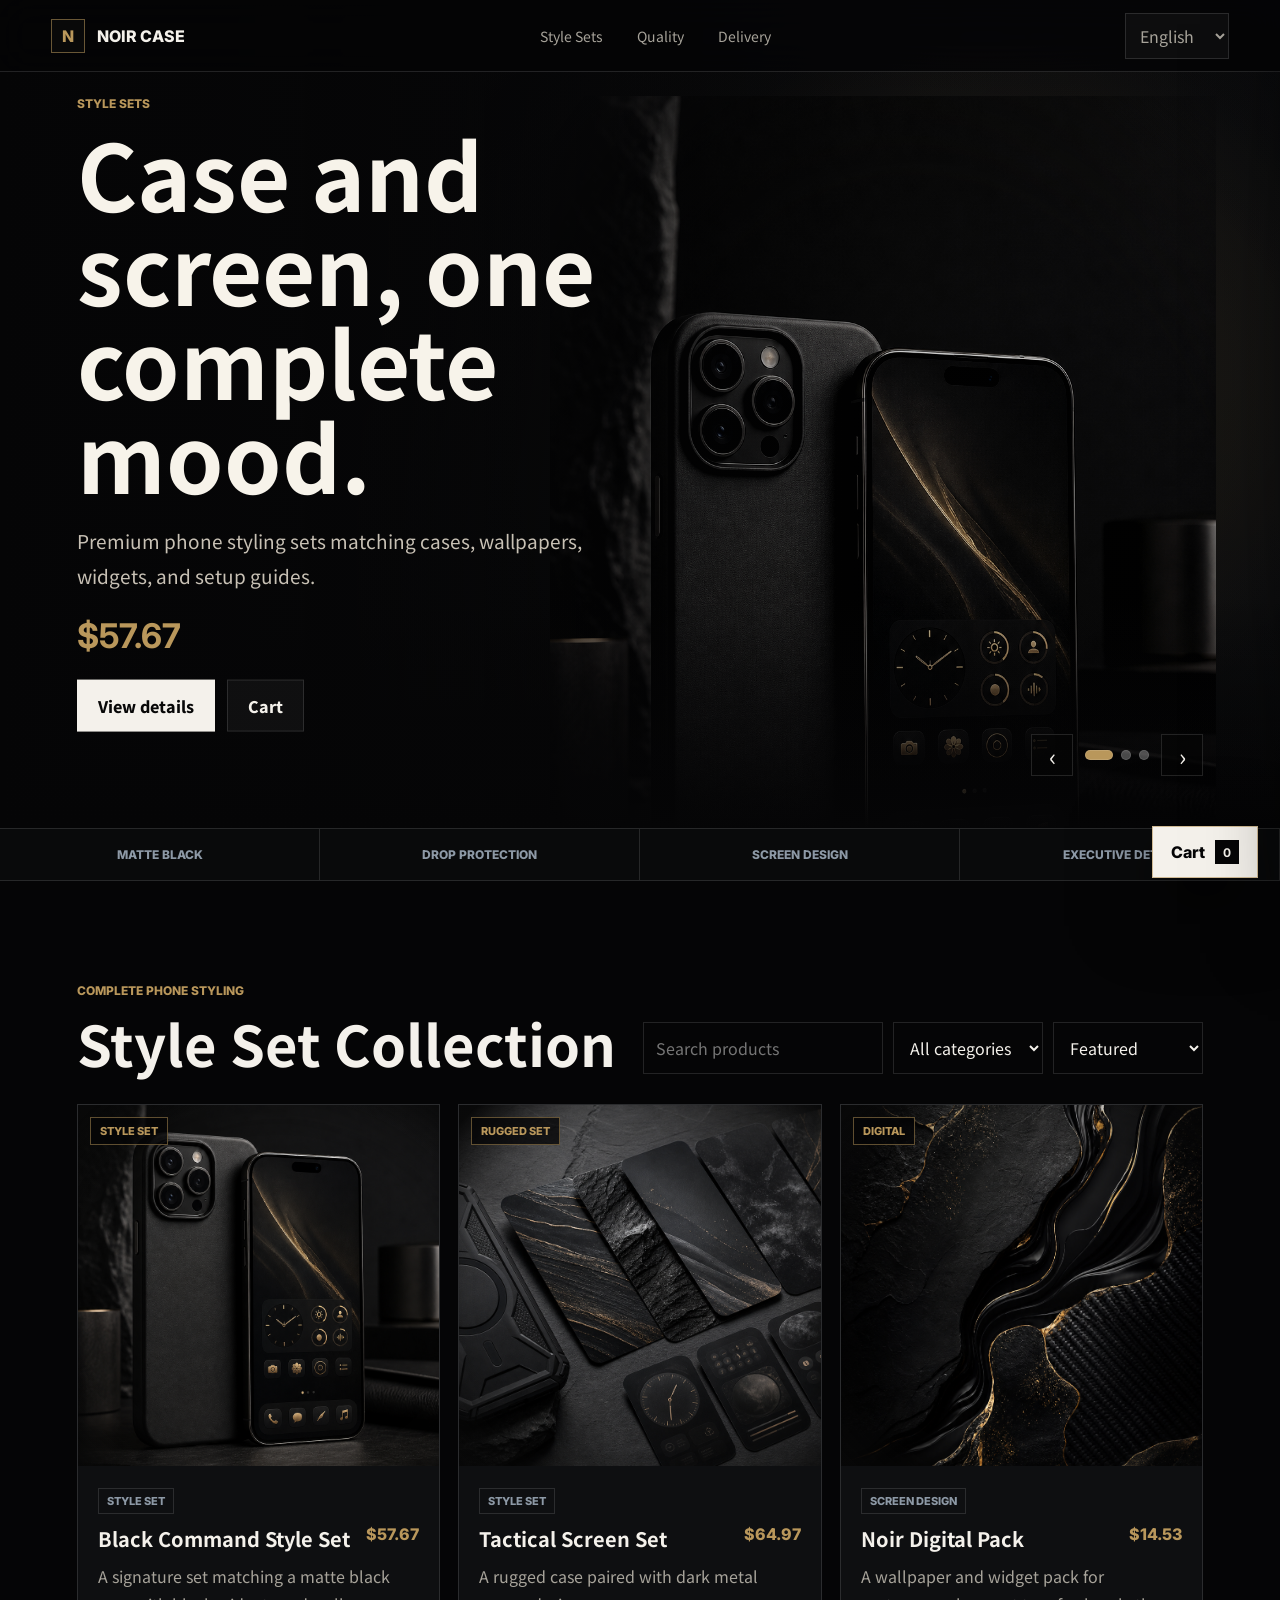
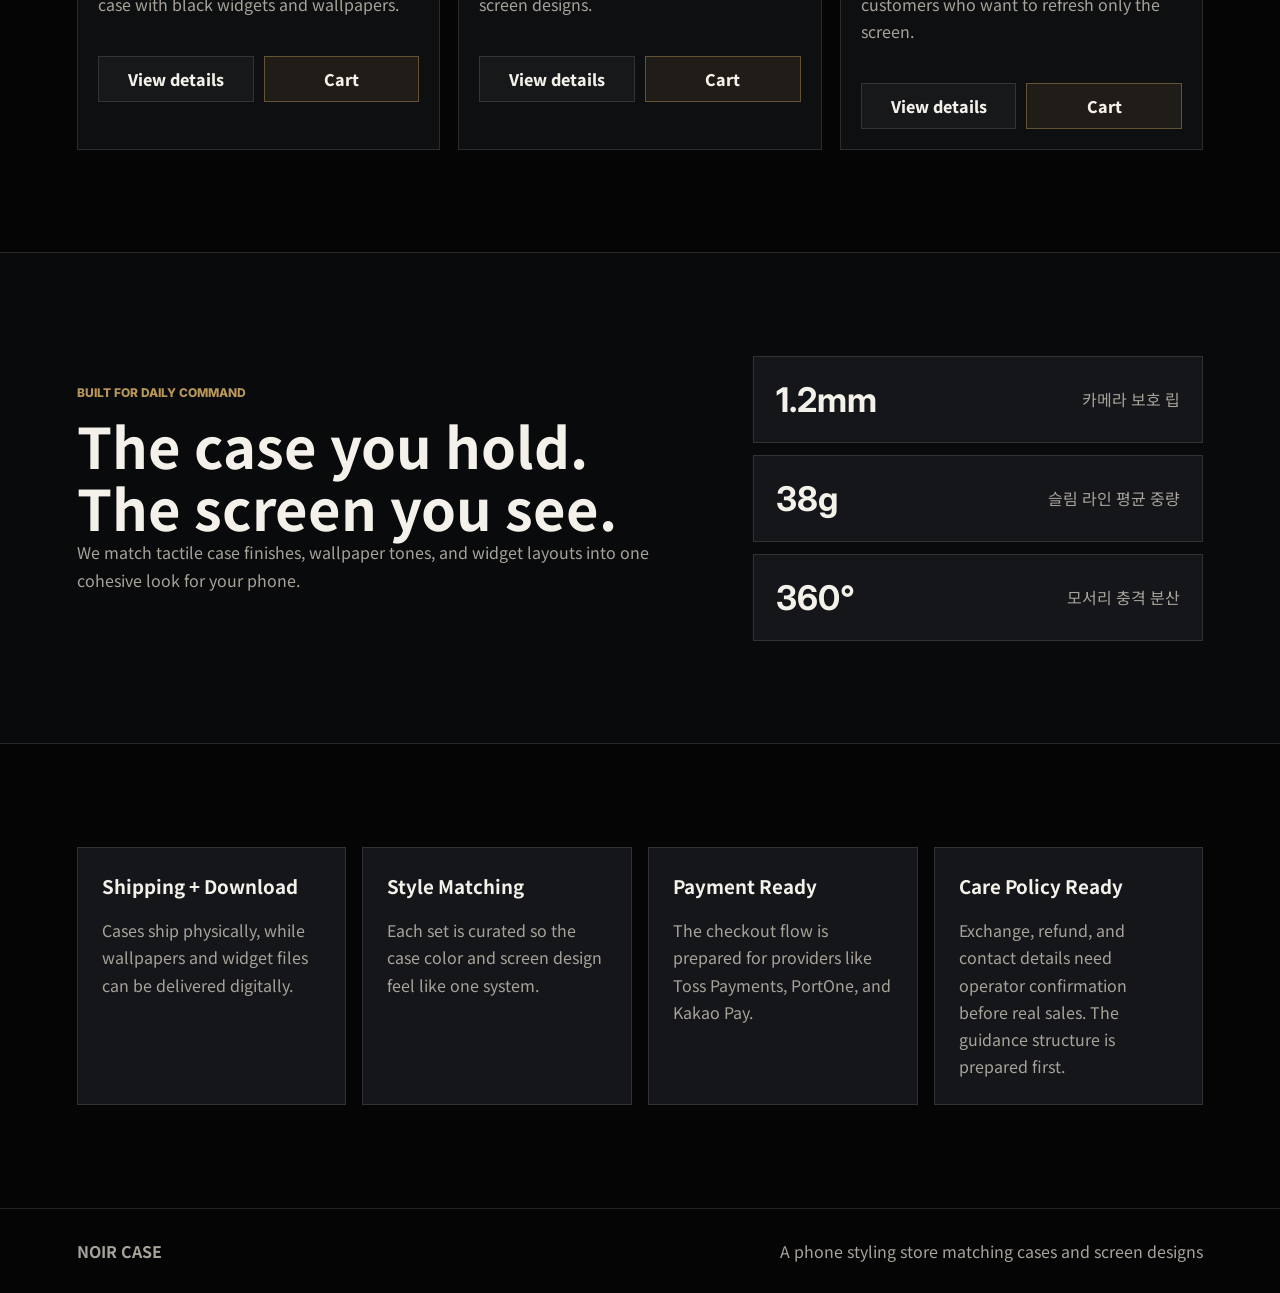
<file: index.html>
<!doctype html>
<html lang="ko">
  <head>
    <meta charset="UTF-8" />
    <meta name="viewport" content="width=device-width, initial-scale=1.0" />
    <title>NOIR CASE | 케이스와 화면 디자인 세트</title>
    <meta name="description" content="케이스, 배경화면, 위젯을 한 번에 맞추는 프리미엄 폰 스타일링 스토어 NOIR CASE." />
    <meta name="theme-color" content="#050506" />
    <meta property="og:title" content="NOIR CASE" />
    <meta property="og:description" content="케이스와 화면 디자인을 세트로 맞춰주는 프리미엄 폰 스타일링 브랜드" />
    <meta property="og:image" content="assets/hero-case.png" />
    <meta property="og:type" content="website" />
    <meta name="twitter:card" content="summary_large_image" />
    <meta name="twitter:title" content="NOIR CASE" />
    <meta name="twitter:description" content="케이스와 화면 디자인을 세트로 맞춰주는 프리미엄 폰 스타일링 브랜드" />
    <meta name="twitter:image" content="assets/hero-case.png" />
    <link rel="preconnect" href="https://fonts.googleapis.com" />
    <link rel="preconnect" href="https://fonts.gstatic.com" crossorigin />
    <link href="https://fonts.googleapis.com/css2?family=Noto+Sans+KR:wght@400;500;600;700;800&family=Inter:wght@500;600;700;800&display=swap" rel="stylesheet" />
    <link rel="stylesheet" href="styles.css?v=20260530-detailmobile" />
  </head>
  <body>
    <header class="site-header">
      <a class="brand" href="#top" aria-label="NOIR CASE 홈">
        <span class="brand-mark">N</span>
        <span>NOIR CASE</span>
      </a>
      <nav class="nav-links" aria-label="주요 메뉴">
        <a href="#products" data-i18n="navProducts">스타일 세트</a>
        <a href="#quality" data-i18n="navQuality">품질</a>
        <a href="#support" data-i18n="navSupport">배송</a>
      </nav>
    </header>

    <main id="top">
      <section class="hero" data-hero>
        <div class="hero-art blend-media" aria-hidden="true">
          <span class="blend-media-bg"></span>
          <img class="hero-bg" src="assets/hero-case.png" alt="프리미엄 케이스" data-hero-image fetchpriority="high" decoding="async" />
        </div>
        <div class="hero-shade"></div>
        <div class="hero-content">
          <p class="eyebrow" data-hero-category>Phone Styling Set</p>
          <h1 data-hero-title data-i18n="heroDefaultTitle">케이스와 화면을 하나의 무드로</h1>
          <p class="hero-copy" data-hero-copy data-i18n="heroDefaultCopy">
            케이스, 배경화면, 위젯까지 맞춰 폰 전체의 인상을 완성하는 프리미엄 스타일링 세트.
          </p>
          <strong class="hero-price" data-hero-price></strong>
          <div class="hero-actions">
            <a class="primary-btn" href="#products" data-hero-detail>컬렉션 보기</a>
            <button class="secondary-btn" type="button" data-hero-add data-i18n="cart">장바구니</button>
          </div>
        </div>
        <div class="hero-controls" aria-label="메인 상품 전환" data-i18n-aria-label="heroSliderLabel">
          <button type="button" data-hero-prev aria-label="이전 상품" data-i18n-aria-label="prevProduct">‹</button>
          <div class="hero-dots" data-hero-dots></div>
          <button type="button" data-hero-next aria-label="다음 상품" data-i18n-aria-label="nextProduct">›</button>
        </div>
      </section>

      <section class="ticker" aria-label="브랜드 가치">
        <span>MATTE BLACK</span>
        <span>DROP PROTECTION</span>
        <span>SCREEN DESIGN</span>
        <span>EXECUTIVE DETAIL</span>
      </section>

      <section class="products-section" id="products">
        <div class="section-heading">
          <div>
            <p class="eyebrow" data-i18n="completeStyling">Complete Phone Styling</p>
            <h2 data-i18n="collectionTitle">스타일 세트 컬렉션</h2>
          </div>
          <div class="shop-controls">
            <input type="search" placeholder="상품 검색" data-search data-i18n-placeholder="productSearch" />
            <select data-category>
              <option value="all" data-i18n="allCategories">전체 카테고리</option>
            </select>
            <select data-sort>
              <option value="featured" data-i18n="featured">추천순</option>
              <option value="price-low" data-i18n="priceLow">낮은 가격순</option>
              <option value="price-high" data-i18n="priceHigh">높은 가격순</option>
              <option value="newest" data-i18n="newest">신상품순</option>
            </select>
          </div>
        </div>
        <div class="product-grid" data-products></div>
      </section>

      <section class="quality-section" id="quality">
        <div class="quality-copy">
          <p class="eyebrow">Built For Daily Command</p>
          <h2 data-i18n="qualityTitle">손에 드는 케이스와 매일 보는 화면까지</h2>
          <p data-i18n="qualityCopy">
            케이스의 소재감과 배경화면의 색감, 위젯 구성까지 하나의 무드로 설계합니다.
            폰을 켤 때부터 손에 쥘 때까지 자연스럽게 이어지도록 구성했습니다.
          </p>
        </div>
        <div class="spec-list" aria-label="제품 특징">
          <div>
            <strong>1.2mm</strong>
            <span>카메라 보호 립</span>
          </div>
          <div>
            <strong>38g</strong>
            <span>슬림 라인 평균 중량</span>
          </div>
          <div>
            <strong>360°</strong>
            <span>모서리 충격 분산</span>
          </div>
        </div>
      </section>

      <section class="service-section" id="support">
        <article>
          <h3 data-i18n="deliveryDownload">배송 + 다운로드</h3>
          <p data-i18n="deliveryDownloadCopy">케이스는 배송으로, 배경화면과 위젯 파일은 디지털 다운로드로 제공할 수 있습니다.</p>
        </article>
        <article>
          <h3 data-i18n="styleMatching">스타일 매칭</h3>
          <p data-i18n="styleMatchingCopy">케이스 컬러와 화면 디자인이 따로 놀지 않도록 세트 단위로 구성합니다.</p>
        </article>
        <article>
          <h3 data-i18n="paymentReady">결제 연동 준비</h3>
          <p data-i18n="paymentReadyCopy">토스페이먼츠, 포트원, 카카오페이 같은 국내 PG를 붙일 수 있는 버튼 구조입니다.</p>
        </article>
        <article>
          <h3 data-i18n="careReady">운영 안내 준비</h3>
          <p data-i18n="careReadyCopy">교환, 환불, 문의 정보는 실제 판매 전 운영자 확인이 필요합니다. 현재는 안내 구조를 먼저 준비했습니다.</p>
        </article>
      </section>
    </main>

    <aside class="cart-drawer" data-cart-drawer aria-label="장바구니">
      <div class="drawer-head">
        <h2 data-i18n="orderSheet">주문서</h2>
        <button class="icon-btn" type="button" data-close-cart aria-label="장바구니 닫기" data-i18n-aria-label="cartClose">×</button>
      </div>
      <div class="cart-items" data-cart-items></div>
      <div class="cart-total">
        <span data-i18n="cartTotalLabel">결제 예정 금액</span>
        <strong data-cart-total>0원</strong>
      </div>
      <button class="checkout-btn" type="button" data-checkout data-i18n="checkout">결제하기</button>
      <p class="checkout-note" data-i18n="cartDemoNote">현재는 데모 결제입니다. 실제 판매 전 PG 가맹점 심사와 서버 검증을 연결하세요.</p>
    </aside>

    <button class="cart-fab" type="button" data-open-cart aria-label="장바구니 열기" data-i18n-aria-label="cartOpen">
      <span>Cart</span>
      <strong data-cart-count>0</strong>
    </button>

    <div class="toast" data-toast role="status" aria-live="polite"></div>

    <footer class="site-footer">
      <strong>NOIR CASE</strong>
      <span data-i18n="footer">케이스와 화면 디자인을 맞춰주는 폰 스타일링 스토어</span>
    </footer>

    <script src="config.js"></script>
    <script src="i18n.js?v=20260530-sitecache"></script>
    <script src="store.js"></script>
    <script src="app.js?v=20260530-cardcopy"></script>
  </body>
</html>
</file>
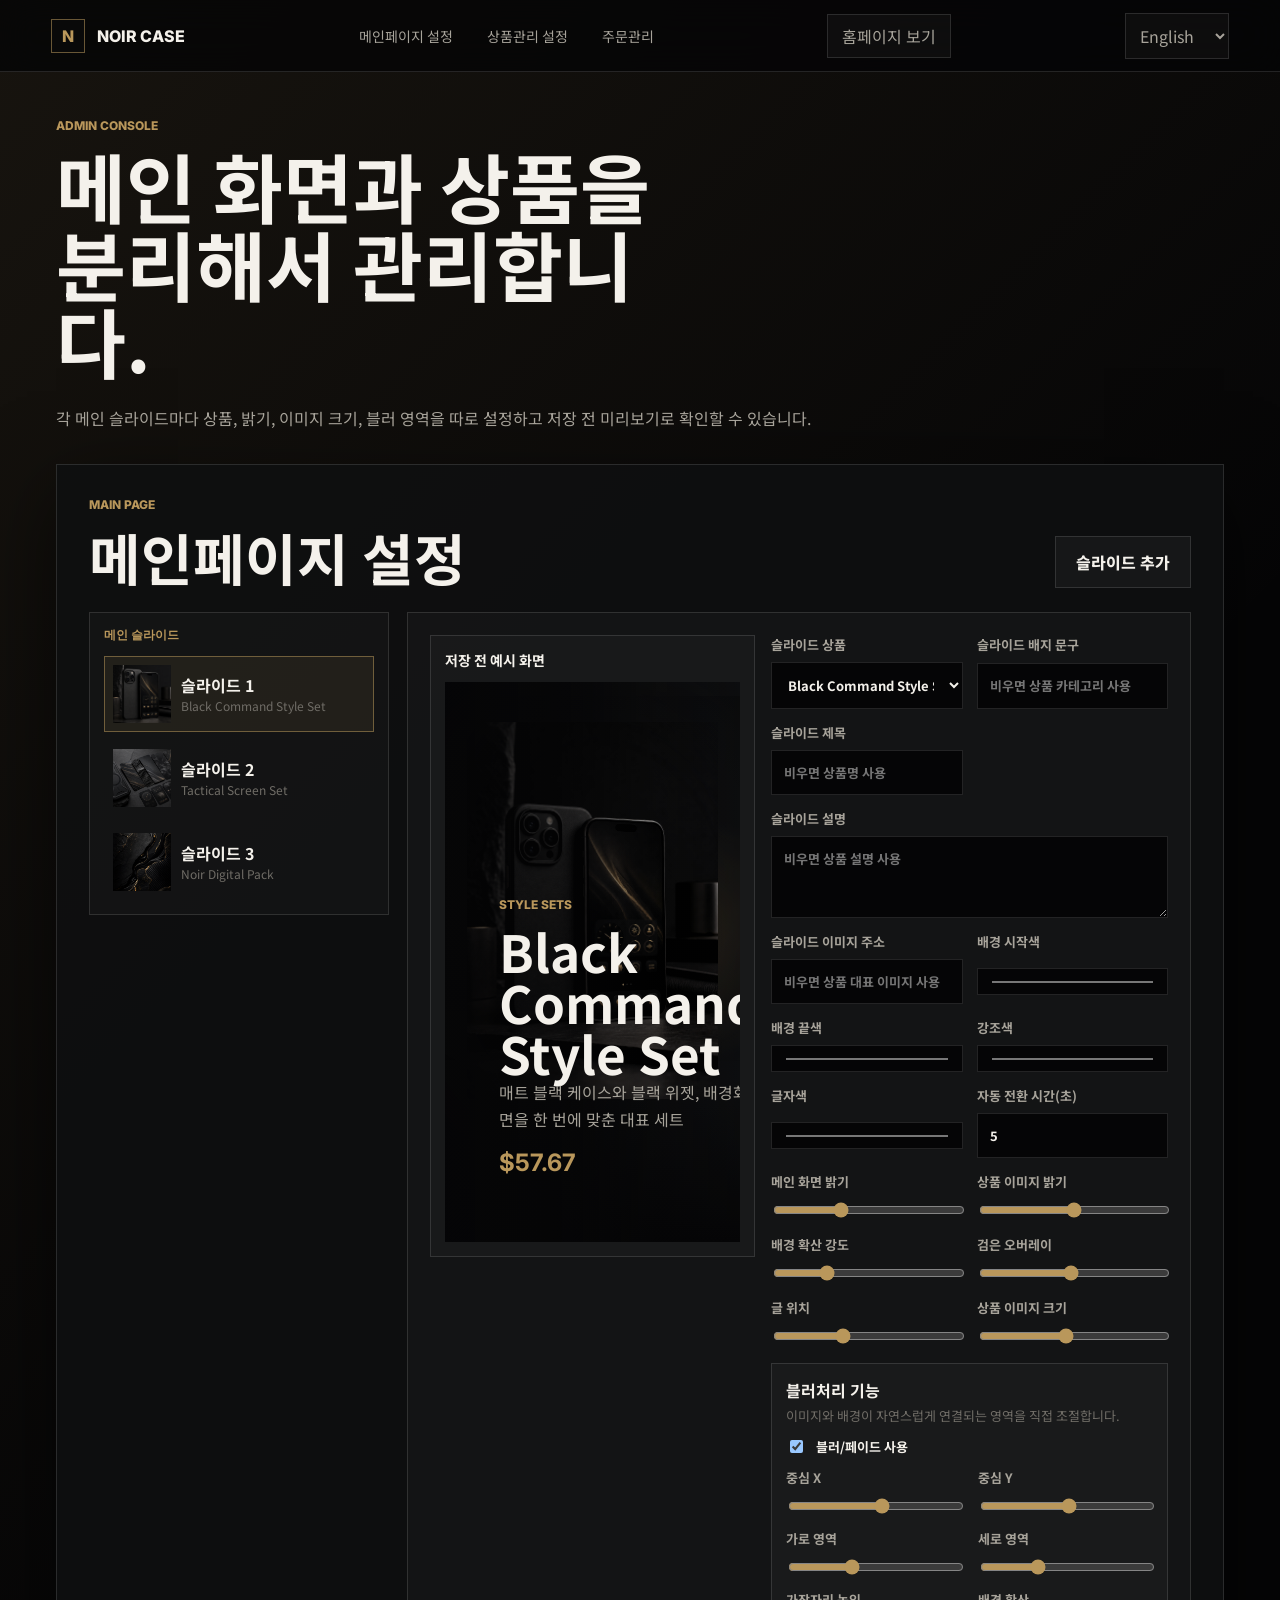
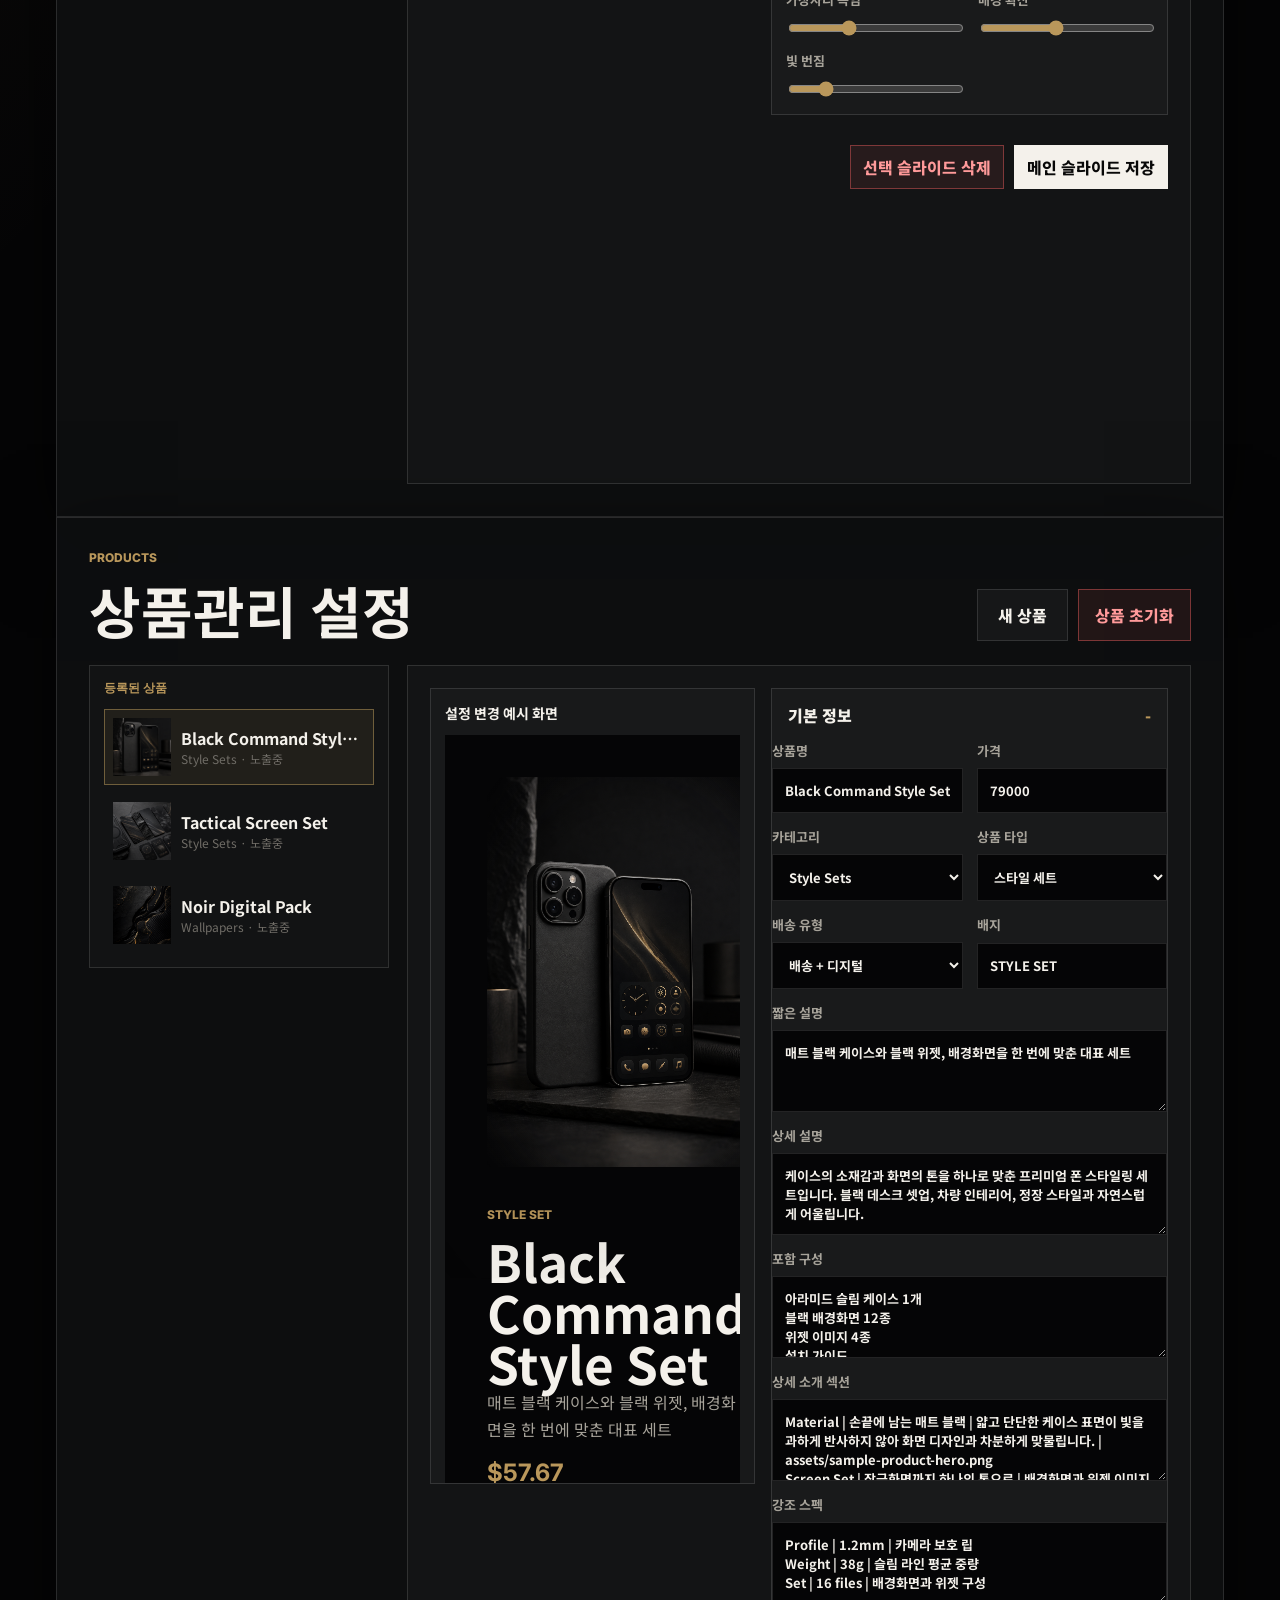
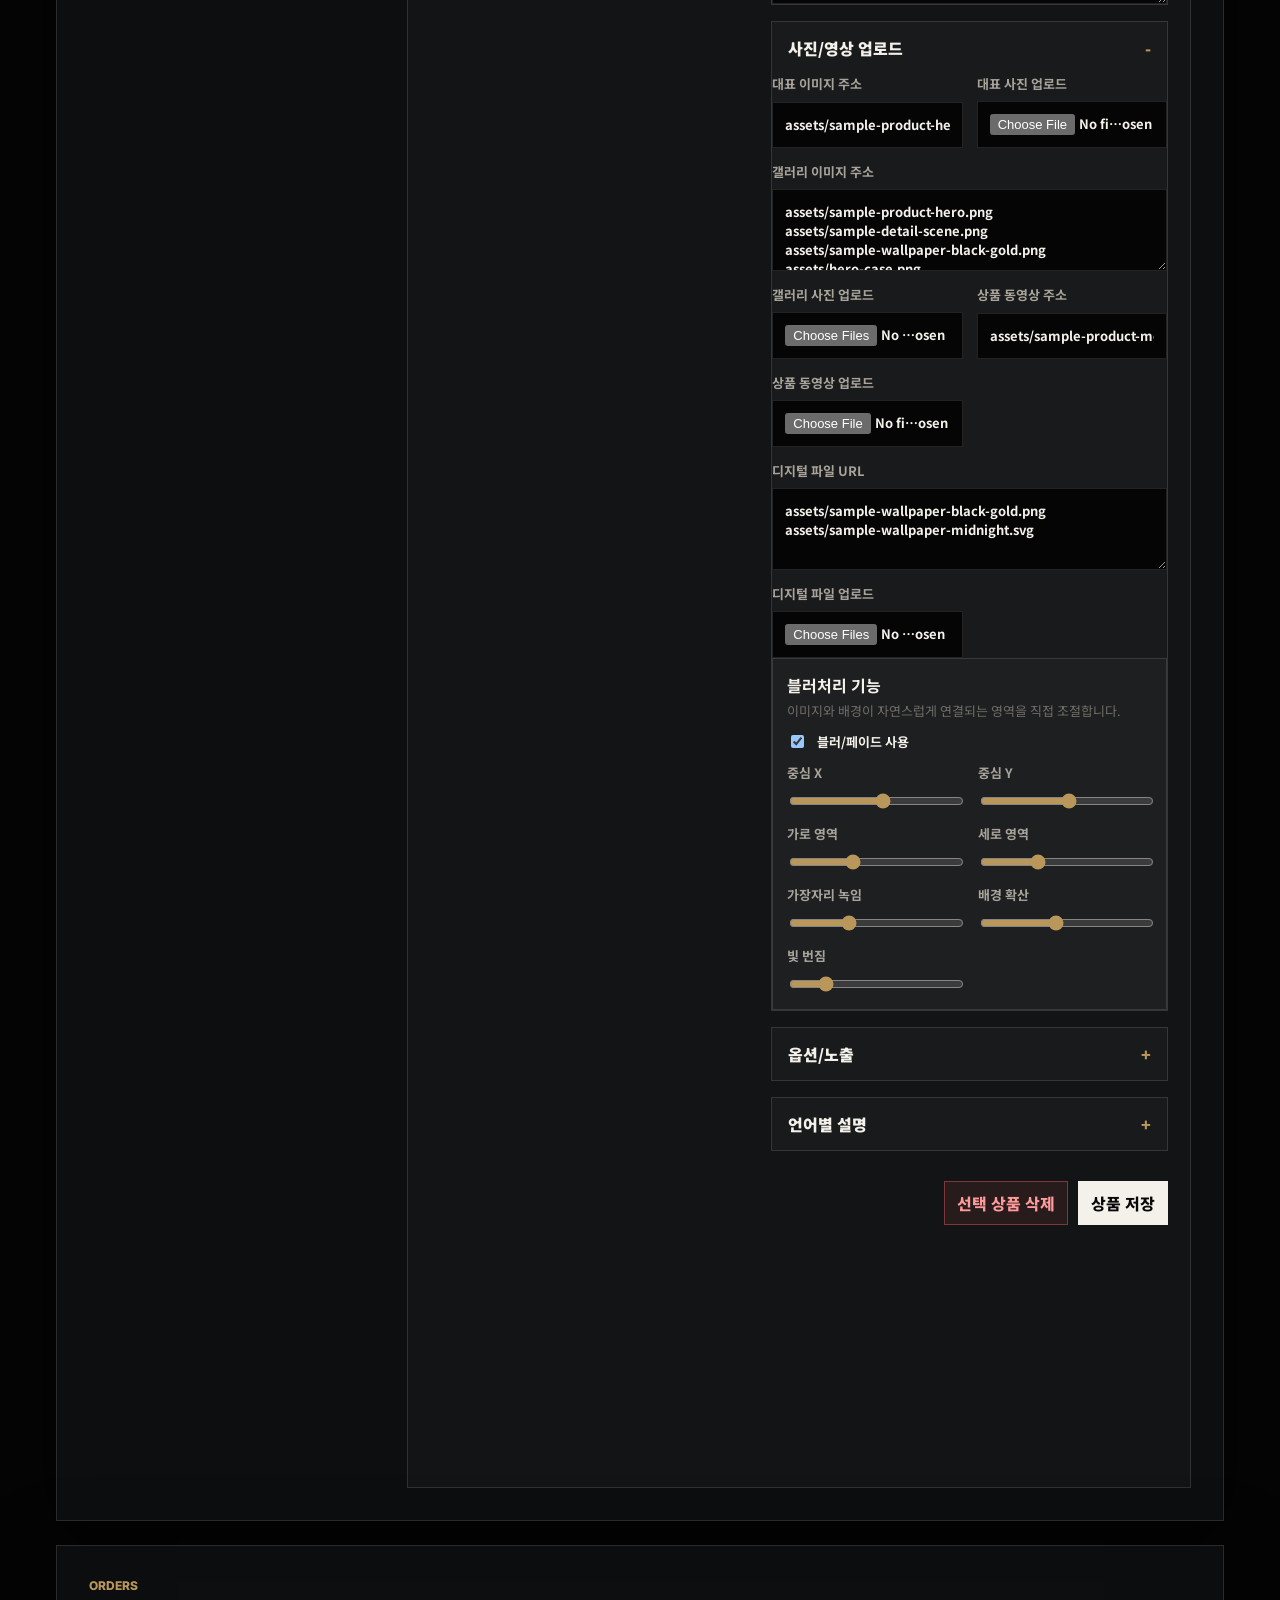
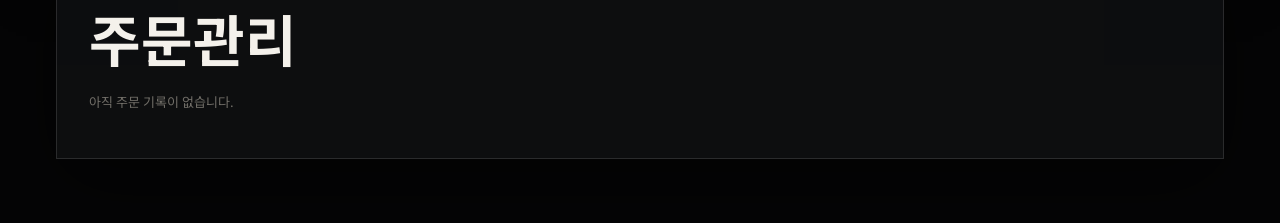
<file: admin.html>
<!doctype html>
<html lang="ko">
  <head>
    <meta charset="UTF-8" />
    <meta name="viewport" content="width=device-width, initial-scale=1.0" />
    <title>관리자 | NOIR CASE</title>
    <meta name="robots" content="noindex, nofollow" />
    <meta name="theme-color" content="#050506" />
    <link rel="preconnect" href="https://fonts.googleapis.com" />
    <link rel="preconnect" href="https://fonts.gstatic.com" crossorigin />
    <link href="https://fonts.googleapis.com/css2?family=Noto+Sans+KR:wght@400;500;600;700;800&family=Inter:wght@500;600;700;800&display=swap" rel="stylesheet" />
    <link rel="stylesheet" href="styles.css?v=20260530-detailmobile" />
  </head>
  <body class="admin-page">
    <header class="site-header">
      <a class="brand" href="index.html" aria-label="NOIR CASE 홈">
        <span class="brand-mark">N</span>
        <span>NOIR CASE</span>
      </a>
      <nav class="nav-links" aria-label="관리자 메뉴">
        <a href="#hero-admin">메인페이지 설정</a>
        <a href="#products-admin">상품관리 설정</a>
        <a href="#orders-admin">주문관리</a>
      </nav>
      <a class="admin-open" href="index.html">홈페이지 보기</a>
    </header>

    <main class="admin-shell admin-redesign">
      <section class="admin-hero">
        <p class="eyebrow">Admin Console</p>
        <h1>메인 화면과 상품을 분리해서 관리합니다.</h1>
        <p>각 메인 슬라이드마다 상품, 밝기, 이미지 크기, 블러 영역을 따로 설정하고 저장 전 미리보기로 확인할 수 있습니다.</p>
      </section>

      <section class="admin-workspace" id="hero-admin">
        <div class="admin-toolbar">
          <div>
            <p class="eyebrow">Main Page</p>
            <h2>메인페이지 설정</h2>
          </div>
          <button class="secondary-btn" type="button" data-add-hero-slide>슬라이드 추가</button>
        </div>
        <form class="admin-board" data-hero-form>
          <div class="admin-list-panel">
            <strong>메인 슬라이드</strong>
            <div class="admin-item-list" data-hero-slide-list></div>
          </div>
          <div class="admin-edit-panel" data-hero-editor></div>
        </form>
      </section>

      <section class="admin-workspace" id="products-admin">
        <div class="admin-toolbar">
          <div>
            <p class="eyebrow">Products</p>
            <h2>상품관리 설정</h2>
          </div>
          <div class="editor-actions">
            <button class="secondary-btn" type="button" data-add-product>새 상품</button>
            <button class="danger-btn" type="button" data-reset-products>상품 초기화</button>
          </div>
        </div>
        <form class="admin-board" data-admin-editor>
          <div class="admin-list-panel">
            <strong>등록된 상품</strong>
            <div class="admin-item-list product-strip" data-product-list></div>
          </div>
          <div class="admin-edit-panel" data-product-editor></div>
        </form>
      </section>

      <section class="admin-workspace order-workspace" id="orders-admin">
        <div class="admin-toolbar">
          <div>
            <p class="eyebrow">Orders</p>
            <h2>주문관리</h2>
          </div>
        </div>
        <div class="order-list" data-order-list></div>
      </section>
    </main>

    <div class="toast" data-toast role="status" aria-live="polite"></div>

    <script src="config.js"></script>
    <script src="i18n.js?v=20260530-sitecache"></script>
    <script src="store.js"></script>
    <script src="admin.js?v=20260530-orderfulfillment"></script>
  </body>
</html>
</file>
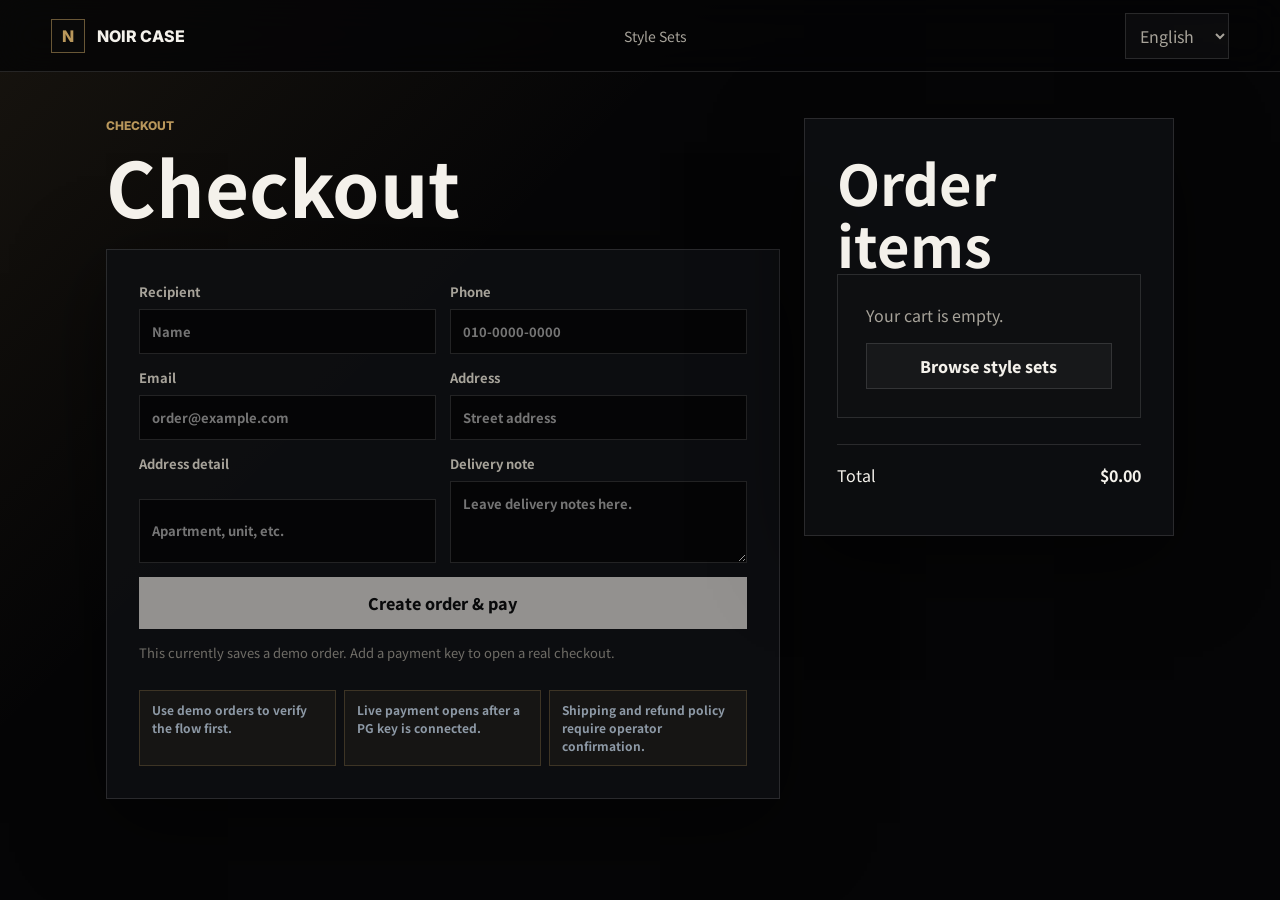
<file: checkout.html>
<!doctype html>
<html lang="ko">
  <head>
    <meta charset="UTF-8" />
    <meta name="viewport" content="width=device-width, initial-scale=1.0" />
    <title>주문서 | NOIR CASE</title>
    <meta name="description" content="NOIR CASE 주문서에서 배송 정보와 결제를 진행하세요." />
    <meta name="theme-color" content="#050506" />
    <meta name="robots" content="noindex, nofollow" />
    <link rel="preconnect" href="https://fonts.googleapis.com" />
    <link rel="preconnect" href="https://fonts.gstatic.com" crossorigin />
    <link href="https://fonts.googleapis.com/css2?family=Noto+Sans+KR:wght@400;500;600;700;800&family=Inter:wght@500;600;700;800&display=swap" rel="stylesheet" />
    <link rel="stylesheet" href="styles.css?v=20260530-detailmobile" />
  </head>
  <body class="checkout-page">
    <header class="site-header">
      <a class="brand" href="index.html" aria-label="NOIR CASE 홈">
        <span class="brand-mark">N</span>
        <span>NOIR CASE</span>
      </a>
      <nav class="nav-links" aria-label="주요 메뉴">
        <a href="index.html#products" data-i18n="navProducts">스타일 세트</a>
      </nav>
    </header>

    <main class="checkout-shell">
      <section>
        <p class="eyebrow">Checkout</p>
        <h1 data-i18n="checkoutTitle">주문서 작성</h1>
        <form class="checkout-form" data-checkout-form>
          <label><span data-i18n="name">받는 분</span>
            <input name="name" required autocomplete="name" placeholder="이름" data-i18n-placeholder="namePlaceholder" />
          </label>
          <label><span data-i18n="phone">연락처</span>
            <input name="phone" required autocomplete="tel" inputmode="tel" placeholder="010-0000-0000" />
          </label>
          <label><span data-i18n="email">이메일</span>
            <input name="email" type="email" autocomplete="email" placeholder="order@example.com" />
          </label>
          <div class="shipping-fields" data-shipping-fields>
            <label><span data-i18n="address">주소</span>
              <input name="address" required autocomplete="street-address" placeholder="도로명 주소" data-i18n-placeholder="addressPlaceholder" />
            </label>
            <label><span data-i18n="addressDetail">상세 주소</span>
              <input name="addressDetail" autocomplete="address-line2" placeholder="동, 호수 등" data-i18n-placeholder="addressDetailPlaceholder" />
            </label>
            <label><span data-i18n="memo">배송 요청사항</span>
              <textarea name="memo" placeholder="부재 시 문 앞에 놓아주세요." data-i18n-placeholder="memoPlaceholder"></textarea>
            </label>
          </div>
          <button class="primary-btn full" type="submit" data-i18n="createOrder">주문 생성 및 결제</button>
          <p class="form-help" data-i18n="checkoutHelp">현재는 데모 주문으로 저장됩니다. PG 키를 연결하면 실제 결제창으로 전환할 수 있습니다.</p>
          <div class="checkout-assurance" aria-label="Checkout readiness">
            <span data-i18n="checkoutDemoNote">데모 주문으로 흐름을 먼저 확인합니다.</span>
            <span data-i18n="checkoutPaymentNote">실결제는 PG 키 연결 후 전환됩니다.</span>
            <span data-i18n="checkoutOperatorNote">배송/환불 정책은 운영자 확인이 필요합니다.</span>
          </div>
        </form>
      </section>

      <aside class="checkout-summary">
        <h2 data-i18n="orderProducts">주문 상품</h2>
        <div class="cart-items" data-checkout-items></div>
        <div class="cart-total">
          <span data-i18n="total">총 결제 금액</span>
          <strong data-checkout-total>0원</strong>
        </div>
      </aside>
    </main>

    <div class="toast" data-toast role="status" aria-live="polite"></div>

    <script src="config.js"></script>
    <script src="i18n.js?v=20260530-sitecache"></script>
    <script src="store.js"></script>
    <script src="checkout.js?v=20260530-checkoutcopy"></script>
  </body>
</html>
</file>
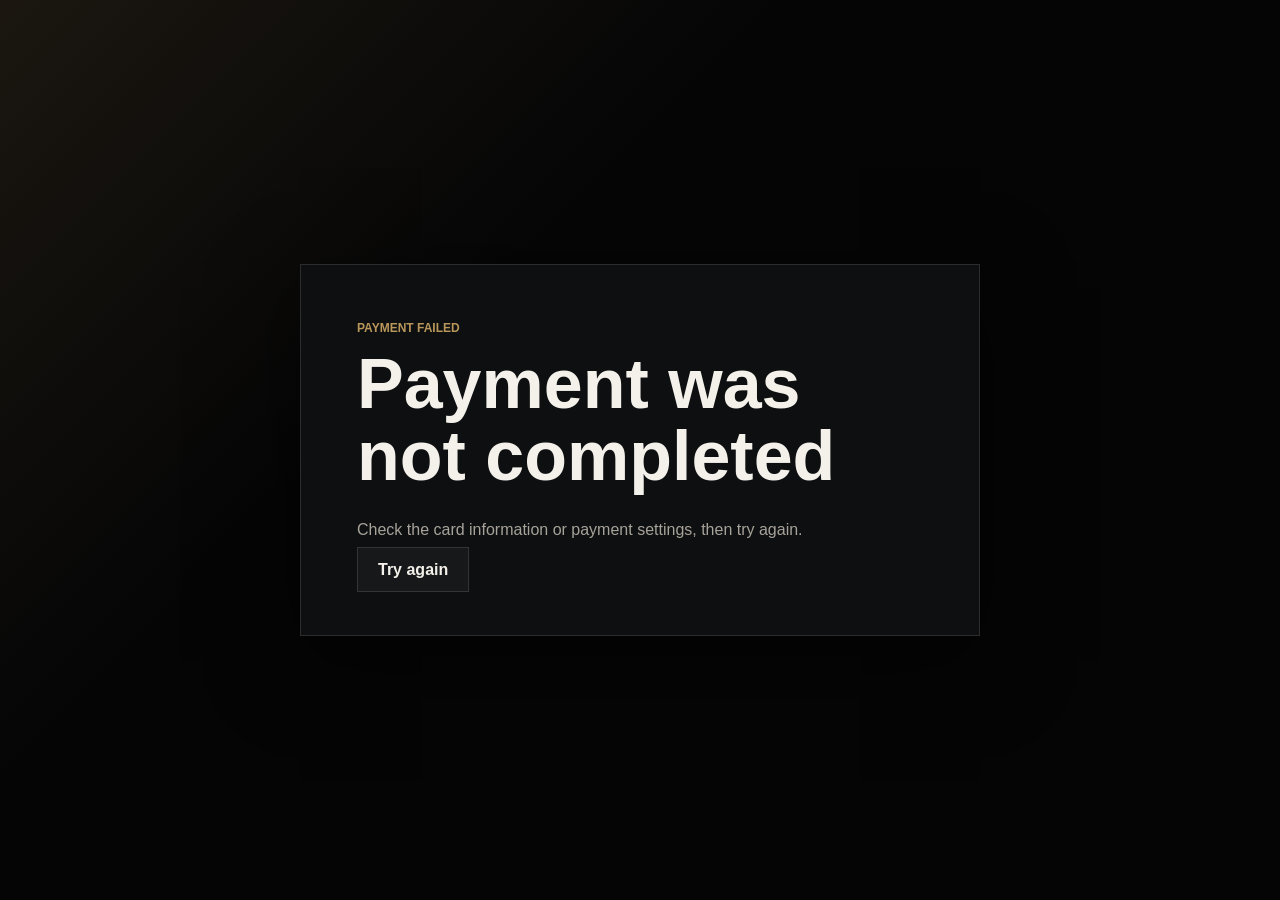
<file: fail.html>
<!doctype html>
<html lang="ko">
  <head>
    <meta charset="UTF-8" />
    <meta name="viewport" content="width=device-width, initial-scale=1.0" />
    <title>결제 실패 | NOIR CASE</title>
    <meta name="description" content="NOIR CASE 결제를 완료하지 못했습니다." />
    <meta name="robots" content="noindex, nofollow" />
    <meta name="theme-color" content="#050506" />
    <link rel="stylesheet" href="styles.css?v=20260530-detailmobile" />
  </head>
  <body class="result-page">
    <main class="result-box">
      <p class="eyebrow" data-i18n="paymentFailEyebrow">Payment Failed</p>
      <h1 data-i18n="paymentFailTitle">결제를 완료하지 못했습니다</h1>
      <p data-i18n="paymentFailCopy">카드 정보 또는 결제 설정을 확인한 뒤 다시 시도해 주세요.</p>
      <a class="secondary-btn" href="index.html" data-i18n="retryOrder">다시 주문하기</a>
    </main>
    <script src="i18n.js?v=20260530-sitecache"></script>
  </body>
</html>
</file>
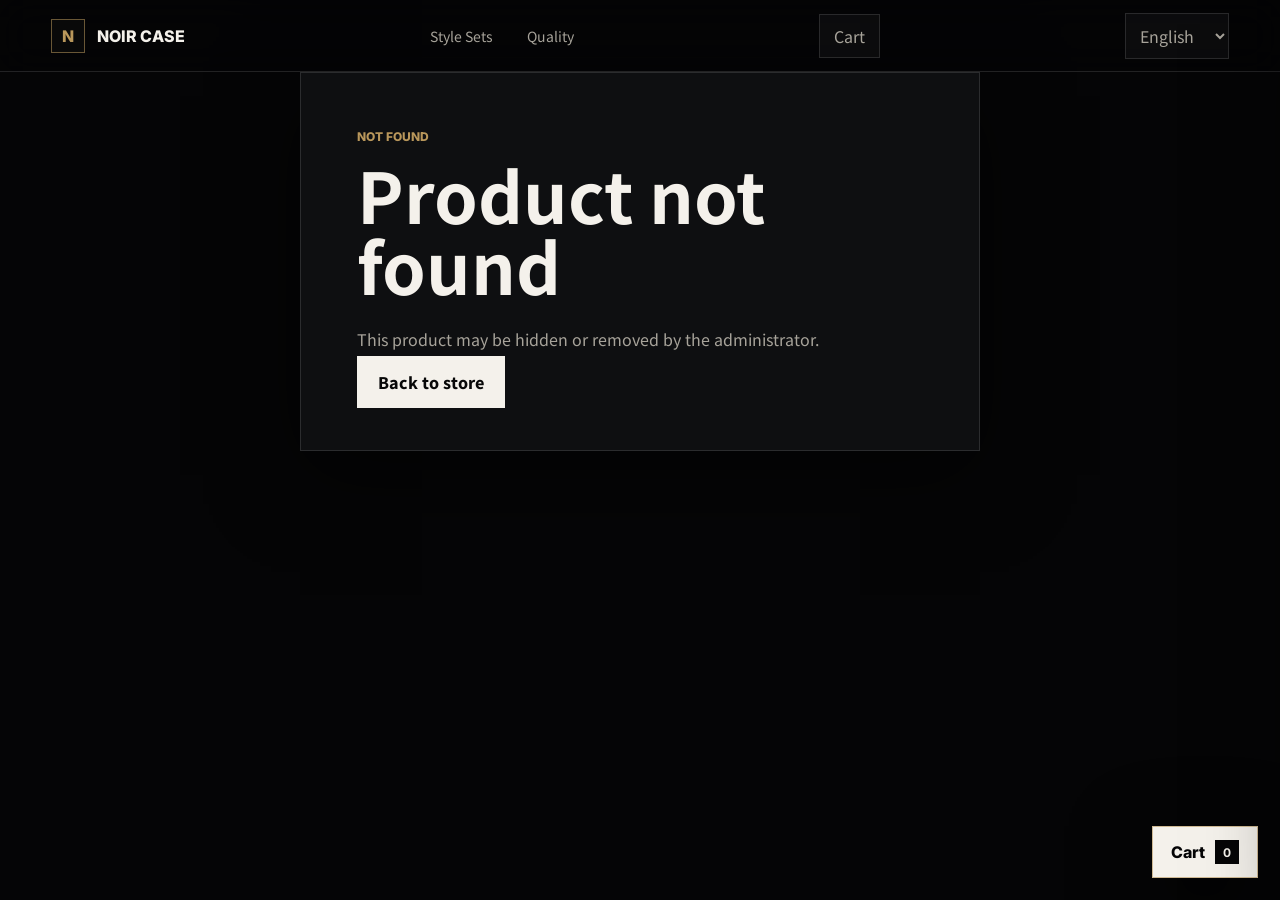
<file: product.html>
<!doctype html>
<html lang="ko">
  <head>
    <meta charset="UTF-8" />
    <meta name="viewport" content="width=device-width, initial-scale=1.0" />
    <title>상품 상세 | NOIR CASE</title>
    <meta name="description" content="NOIR CASE 상품 상세 정보, 사진, 동영상, 옵션, 장바구니, 결제를 확인하세요." />
    <meta name="theme-color" content="#050506" />
    <meta property="og:title" content="NOIR CASE 상품 상세" />
    <meta property="og:description" content="프리미엄 케이스와 화면 디자인 세트의 상세 정보를 확인하세요." />
    <meta property="og:image" content="assets/hero-case.png" />
    <meta property="og:type" content="product" />
    <meta name="twitter:card" content="summary_large_image" />
    <meta name="twitter:title" content="NOIR CASE 상품 상세" />
    <meta name="twitter:description" content="프리미엄 케이스와 화면 디자인 세트의 상세 정보를 확인하세요." />
    <meta name="twitter:image" content="assets/hero-case.png" />
    <link rel="preconnect" href="https://fonts.googleapis.com" />
    <link rel="preconnect" href="https://fonts.gstatic.com" crossorigin />
    <link href="https://fonts.googleapis.com/css2?family=Noto+Sans+KR:wght@400;500;600;700;800&family=Inter:wght@500;600;700;800&display=swap" rel="stylesheet" />
    <link rel="stylesheet" href="styles.css?v=20260530-detailmobile" />
  </head>
  <body class="product-page">
    <header class="site-header">
      <a class="brand" href="index.html" aria-label="NOIR CASE 홈">
        <span class="brand-mark">N</span>
        <span>NOIR CASE</span>
      </a>
      <nav class="nav-links" aria-label="주요 메뉴">
        <a href="index.html#products" data-i18n="navProducts">스타일 세트</a>
        <a href="index.html#quality" data-i18n="navQuality">품질</a>
      </nav>
      <button class="admin-open" type="button" data-open-cart data-i18n="cart">장바구니</button>
    </header>

    <main class="detail-shell" data-detail></main>

    <aside class="cart-drawer" data-cart-drawer aria-label="장바구니">
      <div class="drawer-head">
        <h2 data-i18n="orderSheet">주문서</h2>
        <button class="icon-btn" type="button" data-close-cart aria-label="장바구니 닫기" data-i18n-aria-label="cartClose">×</button>
      </div>
      <div class="cart-items" data-cart-items></div>
      <div class="cart-total">
        <span data-i18n="cartTotalLabel">결제 예정 금액</span>
        <strong data-cart-total>0원</strong>
      </div>
      <button class="checkout-btn" type="button" data-checkout data-i18n="checkout">결제하기</button>
      <p class="checkout-note" data-i18n="cartDemoNote">현재는 데모 결제입니다. 실제 판매 전 PG 가맹점 심사와 서버 검증을 연결하세요.</p>
    </aside>

    <button class="cart-fab" type="button" data-floating-cart aria-label="장바구니 열기" data-i18n-aria-label="cartOpen">
      <span>Cart</span>
      <strong data-cart-count>0</strong>
    </button>

    <div class="toast" data-toast role="status" aria-live="polite"></div>

    <script src="config.js"></script>
    <script src="i18n.js?v=20260530-sitecache"></script>
    <script src="store.js"></script>
    <script src="product.js?v=20260530-herovisible"></script>
  </body>
</html>
</file>
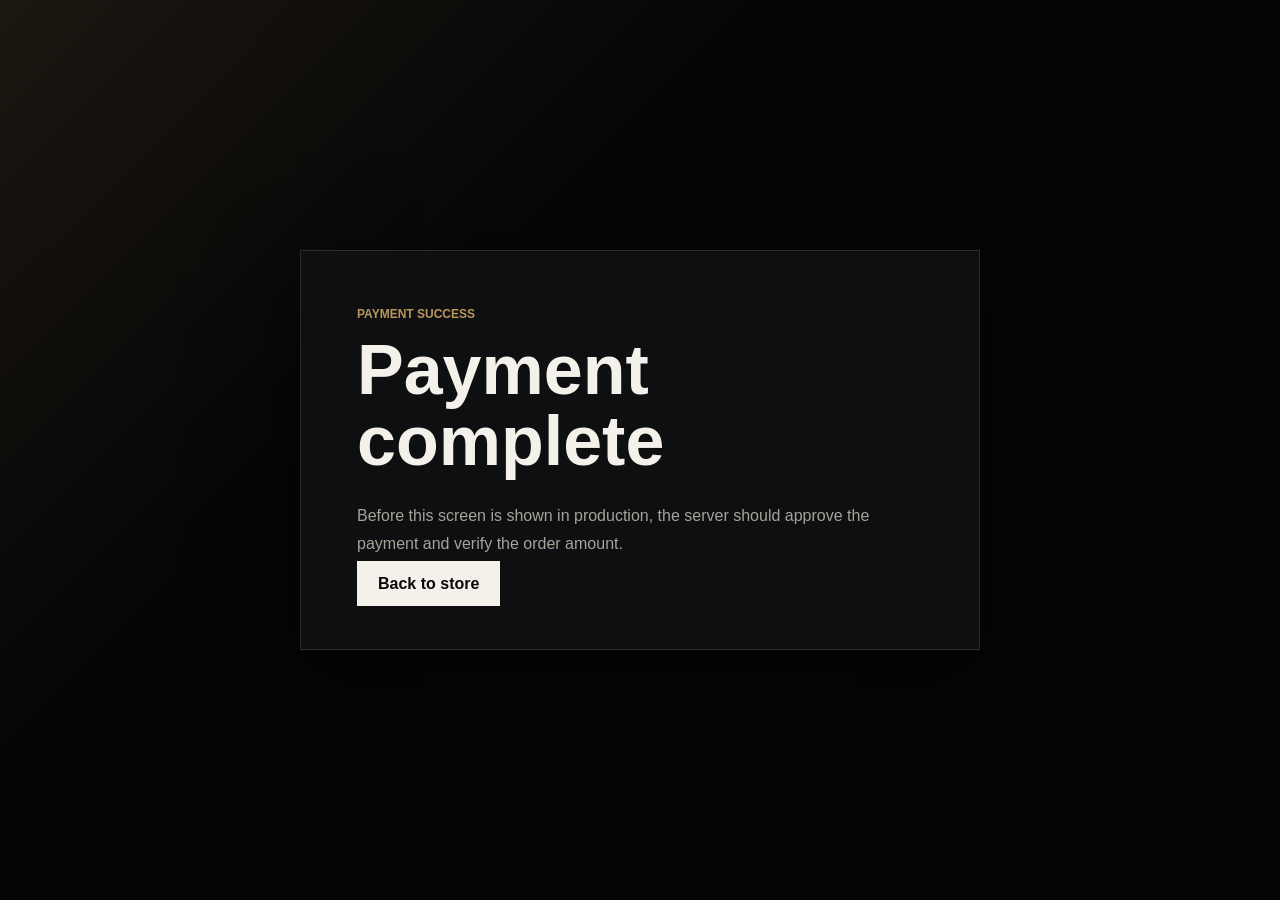
<file: success.html>
<!doctype html>
<html lang="ko">
  <head>
    <meta charset="UTF-8" />
    <meta name="viewport" content="width=device-width, initial-scale=1.0" />
    <title>결제 완료 | NOIR CASE</title>
    <meta name="description" content="NOIR CASE 결제가 완료되었습니다." />
    <meta name="robots" content="noindex, nofollow" />
    <meta name="theme-color" content="#050506" />
    <link rel="stylesheet" href="styles.css?v=20260530-detailmobile" />
  </head>
  <body class="result-page">
    <main class="result-box">
      <p class="eyebrow" data-i18n="paymentSuccessEyebrow">Payment Success</p>
      <h1 data-i18n="paymentSuccessTitle">결제가 완료되었습니다</h1>
      <p data-i18n="paymentSuccessCopy">실제 서비스에서는 이 화면을 열기 전 서버에서 결제 승인과 주문 금액 검증을 처리해야 합니다.</p>
      <a class="primary-btn" href="index.html" data-i18n="backStore">스토어로 돌아가기</a>
    </main>
    <script src="i18n.js?v=20260530-sitecache"></script>
  </body>
</html>
</file>
<file: styles.css>
:root {
  color-scheme: dark;
  --bg: #050506;
  --panel: #0e0f11;
  --panel-2: #151619;
  --line: rgba(255, 255, 255, 0.12);
  --text: #f4f1eb;
  --muted: #a7a39a;
  --dim: #706d67;
  --gold: #b9975b;
  --steel: #8d99a6;
  --danger: #d85757;
  --shadow: 0 24px 80px rgba(0, 0, 0, 0.55);
}

* {
  box-sizing: border-box;
}

html {
  scroll-behavior: smooth;
  overflow-x: clip;
}

body {
  margin: 0;
  background: var(--bg);
  color: var(--text);
  font-family: "Noto Sans KR", "Inter", sans-serif;
  overflow-x: clip;
}

@supports not (overflow: clip) {
  html,
  body {
    overflow-x: hidden;
  }
}

button,
input,
select,
textarea {
  font: inherit;
}

a:focus-visible,
button:focus-visible,
input:focus-visible,
select:focus-visible,
textarea:focus-visible {
  outline: 2px solid var(--gold);
  outline-offset: 3px;
}

a {
  color: inherit;
  text-decoration: none;
}

.site-header {
  position: fixed;
  top: 0;
  left: 0;
  right: 0;
  z-index: 30;
  display: flex;
  align-items: center;
  justify-content: space-between;
  gap: 24px;
  height: 72px;
  padding: 0 clamp(18px, 4vw, 64px);
  border-bottom: 1px solid var(--line);
  background: rgba(5, 5, 6, 0.78);
  backdrop-filter: blur(18px);
}

.brand,
.nav-links,
.hero-actions,
.drawer-head {
  display: flex;
  align-items: center;
}

.brand {
  gap: 12px;
  font-family: Inter, sans-serif;
  font-weight: 800;
  letter-spacing: 0;
}

.brand-mark {
  display: grid;
  place-items: center;
  width: 34px;
  height: 34px;
  border: 1px solid rgba(185, 151, 91, 0.55);
  color: var(--gold);
  background: #090909;
}

.nav-links {
  gap: clamp(16px, 3vw, 34px);
  color: var(--muted);
  font-size: 14px;
}

.nav-links a:hover,
.admin-open:hover {
  color: var(--text);
}

.admin-open,
.icon-btn {
  border: 1px solid var(--line);
  color: var(--muted);
  background: rgba(255, 255, 255, 0.03);
  cursor: pointer;
}

.admin-open {
  padding: 9px 14px;
}

.language-select {
  width: auto;
  min-width: 104px;
  border: 1px solid var(--line);
  background: rgba(255, 255, 255, 0.03);
  color: var(--muted);
  padding: 9px 10px;
  cursor: pointer;
}

.hero {
  position: relative;
  min-height: 92vh;
  display: grid;
  align-items: center;
  overflow: hidden;
  padding: 120px clamp(18px, 6vw, 84px) 70px;
  --hero-image: url("assets/hero-case.png");
  --hero-tone: 0.34;
  --hero-image-brightness: 0.78;
  --hero-bg-opacity: 0.22;
  --hero-overlay: 0.58;
  --hero-content-y: 50%;
  --hero-art-scale: 1;
  --hero-bg-start: #050506;
  --hero-bg-end: #111214;
  --hero-accent: #b9975b;
  --hero-text: #f7f3ea;
  background:
    radial-gradient(circle at 78% 46%, color-mix(in srgb, var(--hero-accent) calc(18% + var(--hero-tone) * 16%), transparent), transparent 34%),
    linear-gradient(90deg, var(--hero-bg-start) 0%, color-mix(in srgb, var(--hero-bg-start) 66%, var(--hero-bg-end)) 48%, var(--hero-bg-end) 100%);
}

.hero::before {
  content: "";
  position: absolute;
  inset: -18%;
  z-index: 0;
  background-image: var(--hero-image);
  background-size: min(78vw, 1080px) auto;
  background-repeat: no-repeat;
  background-position: center right;
  filter: blur(88px) saturate(0.9) brightness(0.42);
  opacity: var(--hero-bg-opacity);
  transform: scale(1.1);
}

.hero-art,
.hero-shade {
  position: absolute;
}

.hero-art {
  top: 96px;
  right: clamp(18px, 5vw, 76px);
  bottom: 56px;
  width: min(52vw, 760px);
  height: calc(100% - 152px);
  z-index: 1;
  --blend-image: var(--hero-image);
  transform: scale(var(--hero-art-scale));
  transform-origin: center right;
}

.hero-art .blend-media-bg {
  inset: -14%;
  opacity: calc(var(--blend-glow) * var(--blend-overlay) * var(--hero-bg-opacity));
  filter: blur(var(--blend-blur)) saturate(0.95) brightness(calc(0.5 + var(--hero-tone) * 0.18));
}

.hero-art::after {
  background: radial-gradient(ellipse var(--blend-width) var(--blend-height) at var(--blend-focus-x) var(--blend-focus-y), transparent 0%, transparent var(--blend-solid), rgba(5, 5, 6, 0.2) var(--blend-soft), rgba(5, 5, 6, 0.64) var(--blend-edge), #050506 100%);
}

.hero-bg {
  width: 100%;
  height: 100%;
  object-fit: contain;
  object-position: center right;
  filter: saturate(0.9) contrast(1.08) brightness(var(--hero-image-brightness)) drop-shadow(0 32px 72px rgba(0, 0, 0, 0.58));
  -webkit-mask-image: radial-gradient(ellipse var(--blend-width) var(--blend-height) at var(--blend-focus-x) var(--blend-focus-y), #000 0%, #000 var(--blend-solid), rgba(0, 0, 0, 0.78) var(--blend-soft), rgba(0, 0, 0, 0.24) var(--blend-edge), transparent 100%);
  mask-image: radial-gradient(ellipse var(--blend-width) var(--blend-height) at var(--blend-focus-x) var(--blend-focus-y), #000 0%, #000 var(--blend-solid), rgba(0, 0, 0, 0.78) var(--blend-soft), rgba(0, 0, 0, 0.24) var(--blend-edge), transparent 100%);
}

.hero-shade {
  inset: 0;
  z-index: 2;
  background:
    linear-gradient(90deg, rgba(5, 5, 6, calc(0.56 + var(--hero-overlay) * 0.38)) 0%, rgba(5, 5, 6, calc(0.42 + var(--hero-overlay) * 0.32)) 42%, rgba(5, 5, 6, calc(var(--hero-overlay) * 0.24)) 72%, rgba(5, 5, 6, calc(var(--hero-overlay) * 0.42)) 100%),
    linear-gradient(0deg, #050506 0%, rgba(5, 5, 6, 0) 28%);
}

.hero-content {
  position: relative;
  z-index: 3;
  max-width: 650px;
  align-self: center;
  transform: translateY(calc(var(--hero-content-y) - 50%));
  color: var(--hero-text);
}

.hero-content .eyebrow,
.hero-price {
  color: var(--hero-accent);
}

.eyebrow {
  margin: 0 0 14px;
  color: var(--gold);
  font-family: Inter, sans-serif;
  font-size: 12px;
  font-weight: 800;
  letter-spacing: 0;
  text-transform: uppercase;
}

h1,
h2,
h3,
p {
  margin-top: 0;
}

h1 {
  max-width: 620px;
  margin-bottom: 24px;
  font-size: clamp(44px, 8vw, 92px);
  line-height: 1.02;
  letter-spacing: 0;
}

.hero-copy {
  max-width: 540px;
  margin-bottom: 34px;
  color: #c8c1b5;
  font-size: clamp(16px, 2vw, 19px);
  line-height: 1.8;
}

.hero-price {
  display: block;
  margin: -12px 0 24px;
  color: var(--gold);
  font-family: Inter, sans-serif;
  font-size: clamp(22px, 3vw, 34px);
}

.hero-actions {
  gap: 12px;
  flex-wrap: wrap;
}

.hero-controls {
  position: absolute;
  right: clamp(18px, 6vw, 84px);
  bottom: 52px;
  z-index: 4;
  display: flex;
  align-items: center;
  gap: 12px;
}

.hero-controls button {
  display: grid;
  place-items: center;
  width: 42px;
  height: 42px;
  border: 1px solid var(--line);
  background: rgba(5, 5, 6, 0.66);
  color: var(--text);
  cursor: pointer;
  font-size: 24px;
}

.hero-dots {
  display: flex;
  gap: 8px;
}

.hero-dots button {
  width: 10px;
  height: 10px;
  border-radius: 999px;
  padding: 0;
  background: rgba(255, 255, 255, 0.28);
}

.hero-dots button.active {
  width: 28px;
  background: var(--gold);
}

.primary-btn,
.secondary-btn,
.checkout-btn {
  min-height: 48px;
  border: 1px solid transparent;
  padding: 13px 20px;
  cursor: pointer;
  font-weight: 800;
}

.primary-btn,
.checkout-btn {
  background: var(--text);
  color: #080808;
}

.primary-btn:disabled,
.checkout-btn:disabled {
  cursor: not-allowed;
  opacity: 0.58;
}

form[aria-busy="true"] .primary-btn:disabled,
form[aria-busy="true"] .checkout-btn:disabled {
  cursor: wait;
}

.secondary-btn {
  border-color: var(--line);
  background: rgba(255, 255, 255, 0.04);
  color: var(--text);
}

.ticker {
  display: grid;
  grid-template-columns: repeat(4, 1fr);
  border-block: 1px solid var(--line);
  background: #090a0b;
}

.ticker span {
  padding: 18px 14px;
  border-right: 1px solid var(--line);
  color: var(--steel);
  font-family: Inter, sans-serif;
  font-size: 12px;
  font-weight: 800;
  text-align: center;
}

.products-section,
.quality-section,
.service-section {
  padding: clamp(64px, 8vw, 110px) clamp(18px, 6vw, 84px);
}

.section-heading {
  display: flex;
  align-items: end;
  justify-content: space-between;
  gap: 24px;
  margin-bottom: 30px;
}

.shop-controls {
  display: grid;
  grid-template-columns: minmax(180px, 1fr) 150px 150px;
  gap: 10px;
  width: min(560px, 100%);
}

h2 {
  margin-bottom: 0;
  font-size: clamp(30px, 5vw, 56px);
  line-height: 1.1;
}

.product-grid {
  display: grid;
  grid-template-columns: repeat(3, minmax(0, 1fr));
  gap: 18px;
}

.empty-state {
  grid-column: 1 / -1;
  border: 1px solid var(--line);
  padding: 28px;
  color: var(--muted);
  background: var(--panel);
}

.product-card {
  border: 1px solid var(--line);
  background: var(--panel);
}

.product-link {
  display: block;
}

.product-media {
  position: relative;
  aspect-ratio: 1 / 1;
  overflow: hidden;
  background: #090909;
}

.product-media > img,
.product-media .blend-media {
  width: 100%;
  height: 100%;
  display: block;
  transition: transform 360ms ease;
}

.product-media .blend-media img {
  object-fit: cover;
}

.product-card:hover img {
  transform: scale(1.04);
}

.product-badge {
  position: absolute;
  top: 12px;
  left: 12px;
  border: 1px solid rgba(185, 151, 91, 0.5);
  background: rgba(5, 5, 6, 0.78);
  color: var(--gold);
  padding: 6px 9px;
  font-family: Inter, sans-serif;
  font-size: 11px;
  font-weight: 800;
}

.product-info {
  padding: 20px;
}

.type-chip {
  display: inline-flex;
  margin-bottom: 10px;
  border: 1px solid var(--line);
  padding: 5px 8px;
  color: var(--steel);
  font-family: Inter, sans-serif;
  font-size: 11px;
  font-weight: 800;
  text-transform: uppercase;
}

.product-top {
  display: flex;
  align-items: start;
  justify-content: space-between;
  gap: 12px;
  margin-bottom: 10px;
}

.product-top h3 {
  margin: 0;
  font-size: 20px;
}

.price {
  white-space: nowrap;
  color: var(--gold);
  font-family: Inter, sans-serif;
  font-weight: 800;
}

.product-info p {
  min-height: 54px;
  margin-bottom: 18px;
  color: var(--muted);
  line-height: 1.7;
}

.add-btn {
  width: 100%;
  min-height: 44px;
  border: 1px solid rgba(185, 151, 91, 0.45);
  background: rgba(185, 151, 91, 0.1);
  color: var(--text);
  cursor: pointer;
  font-weight: 800;
}

.product-actions {
  display: grid;
  grid-template-columns: 1fr 1fr;
  gap: 10px;
  padding: 0 20px 20px;
}

.small-btn {
  display: grid;
  place-items: center;
  min-height: 44px;
  padding: 10px 12px;
}

.quality-section {
  display: grid;
  grid-template-columns: minmax(0, 1fr) minmax(320px, 0.75fr);
  gap: clamp(28px, 6vw, 80px);
  align-items: center;
  background: #090a0b;
  border-block: 1px solid var(--line);
}

.quality-copy p:last-child {
  max-width: 620px;
  color: var(--muted);
  line-height: 1.8;
}

.spec-list {
  display: grid;
  gap: 12px;
}

.spec-list div,
.service-section article {
  border: 1px solid var(--line);
  background: var(--panel-2);
}

.spec-list div {
  display: flex;
  justify-content: space-between;
  align-items: center;
  padding: 22px;
}

.spec-list strong {
  color: var(--text);
  font-family: Inter, sans-serif;
  font-size: 34px;
}

.spec-list span {
  color: var(--muted);
}

.service-section {
  display: grid;
  grid-template-columns: repeat(4, 1fr);
  gap: 16px;
}

.service-section article {
  padding: 24px;
}

.service-section p {
  margin-bottom: 0;
  color: var(--muted);
  line-height: 1.7;
}

.cart-fab {
  position: fixed;
  right: 22px;
  bottom: 22px;
  z-index: 25;
  display: flex;
  align-items: center;
  gap: 10px;
  min-height: 52px;
  border: 1px solid rgba(185, 151, 91, 0.6);
  padding: 0 18px;
  background: #f4f1eb;
  color: #050506;
  cursor: pointer;
  box-shadow: var(--shadow);
  font-family: Inter, sans-serif;
  font-weight: 800;
}

.cart-fab strong {
  display: grid;
  place-items: center;
  min-width: 24px;
  height: 24px;
  background: #050506;
  color: var(--text);
  font-size: 12px;
}

.cart-drawer {
  position: fixed;
  top: 0;
  right: 0;
  z-index: 50;
  width: min(420px, 100vw);
  height: 100vh;
  padding: 24px;
  border-left: 1px solid var(--line);
  background: rgba(10, 10, 11, 0.96);
  box-shadow: var(--shadow);
  transform: translateX(104%);
  transition: transform 260ms ease;
}

.cart-drawer.open {
  transform: translateX(0);
}

.drawer-head {
  justify-content: space-between;
  margin-bottom: 24px;
}

.drawer-head h2 {
  font-size: 26px;
}

.icon-btn {
  width: 40px;
  height: 40px;
  font-size: 24px;
}

.cart-items {
  display: grid;
  gap: 12px;
  max-height: 48vh;
  overflow: auto;
}

.cart-line {
  display: grid;
  grid-template-columns: 56px 1fr auto;
  gap: 12px;
  align-items: center;
  border: 1px solid var(--line);
  padding: 10px;
  background: var(--panel);
}

.cart-line img {
  width: 56px;
  height: 56px;
  object-fit: cover;
}

.cart-line h3 {
  margin: 0 0 4px;
  font-size: 14px;
}

.cart-line span {
  color: var(--muted);
  font-size: 13px;
}

.remove-btn {
  border: 0;
  background: transparent;
  color: var(--danger);
  cursor: pointer;
  font-weight: 800;
}

.cart-total {
  display: flex;
  justify-content: space-between;
  margin: 26px 0 16px;
  padding-top: 18px;
  border-top: 1px solid var(--line);
}

.checkout-btn {
  width: 100%;
}

.checkout-note,
.form-help {
  color: var(--dim);
  font-size: 13px;
  line-height: 1.6;
}

.modal-backdrop {
  position: fixed;
  inset: 0;
  z-index: 60;
  display: grid;
  place-items: center;
  padding: 20px;
  background: rgba(0, 0, 0, 0.72);
}

.modal-backdrop[hidden] {
  display: none;
}

.admin-panel {
  width: min(900px, 100%);
  max-height: 88vh;
  overflow: auto;
  border: 1px solid var(--line);
  background: #0b0b0c;
  box-shadow: var(--shadow);
  padding: 24px;
}

.login-form,
.editor-form,
.product-editor {
  display: grid;
  gap: 14px;
}

label {
  display: grid;
  gap: 8px;
  color: var(--muted);
  font-size: 13px;
  font-weight: 700;
}

input,
select,
textarea {
  width: 100%;
  border: 1px solid var(--line);
  background: #050506;
  color: var(--text);
  padding: 12px;
  outline: none;
}

textarea {
  min-height: 82px;
  resize: vertical;
}

.full {
  width: 100%;
}

.product-editor {
  border: 1px solid var(--line);
  padding: 16px;
  background: var(--panel);
}

.editor-actions {
  display: flex;
  gap: 10px;
  flex-wrap: wrap;
}

.bottom-actions {
  justify-content: end;
  margin-top: 14px;
}

.danger-btn {
  border: 1px solid rgba(216, 87, 87, 0.5);
  background: rgba(216, 87, 87, 0.1);
  color: #ff9a9a;
  padding: 12px 16px;
  cursor: pointer;
  font-weight: 800;
}

.compact {
  justify-self: start;
  min-height: 40px;
  padding: 9px 12px;
}

.toast {
  position: fixed;
  left: 50%;
  bottom: 24px;
  z-index: 80;
  transform: translate(-50%, 20px);
  opacity: 0;
  pointer-events: none;
  border: 1px solid var(--line);
  background: #111;
  color: var(--text);
  padding: 12px 16px;
  box-shadow: var(--shadow);
  transition: 180ms ease;
}

.toast.show {
  transform: translate(-50%, 0);
  opacity: 1;
}

.site-footer {
  display: flex;
  justify-content: space-between;
  gap: 18px;
  padding: 30px clamp(18px, 6vw, 84px);
  border-top: 1px solid var(--line);
  color: var(--muted);
}

.admin-page {
  min-height: 100vh;
  background:
    linear-gradient(135deg, rgba(185, 151, 91, 0.1), transparent 30%),
    #050506;
}

.admin-shell {
  width: min(1180px, 100%);
  margin: 0 auto;
  padding: 118px clamp(18px, 5vw, 56px) 64px;
}

.admin-hero {
  max-width: 780px;
  margin-bottom: 32px;
}

.admin-hero h1 {
  font-size: clamp(38px, 7vw, 76px);
}

.admin-hero p:not(.eyebrow),
.admin-login-card p {
  color: var(--muted);
  line-height: 1.8;
}

.admin-login-card,
.admin-workspace {
  border: 1px solid var(--line);
  background: rgba(14, 15, 17, 0.88);
  box-shadow: var(--shadow);
  padding: clamp(20px, 4vw, 32px);
}

.order-workspace {
  margin-top: 24px;
}

.admin-login-card {
  width: min(520px, 100%);
}

.admin-toolbar {
  display: flex;
  justify-content: space-between;
  align-items: end;
  gap: 18px;
  margin-bottom: 24px;
}

.admin-product-layout {
  display: grid;
  grid-template-columns: 190px minmax(0, 1fr);
  gap: 18px;
}

.product-manager {
  display: grid;
  grid-template-columns: minmax(220px, 280px) minmax(0, 1fr);
  gap: 16px;
  align-items: start;
}

.product-picker {
  position: sticky;
  top: 86px;
  display: grid;
  gap: 8px;
  max-height: calc(100vh - 110px);
  overflow: auto;
  padding: 8px;
  border: 1px solid var(--line);
  background: rgba(255, 255, 255, 0.025);
}

.product-picker button {
  display: grid;
  grid-template-columns: 52px minmax(0, 1fr);
  gap: 10px;
  align-items: center;
  width: 100%;
  padding: 8px;
  border: 1px solid transparent;
  color: var(--text);
  text-align: left;
  background: transparent;
  cursor: pointer;
}

.product-picker button.active {
  border-color: rgba(185, 151, 91, 0.5);
  background: rgba(185, 151, 91, 0.09);
}

.product-picker img {
  width: 52px;
  aspect-ratio: 1;
  object-fit: cover;
  background: #050506;
}

.product-picker strong,
.product-picker small {
  display: block;
  overflow: hidden;
  text-overflow: ellipsis;
  white-space: nowrap;
}

.product-picker small {
  color: var(--dim);
  font-size: 12px;
}

.admin-preview {
  position: sticky;
  top: 92px;
  align-self: start;
  border: 1px solid var(--line);
  background: #080808;
  padding: 12px;
}

.admin-preview-media {
  width: 100%;
  aspect-ratio: 4 / 5;
  margin-top: 10px;
}

.admin-preview img {
  width: 100%;
  aspect-ratio: 1 / 1;
  object-fit: contain;
  display: block;
}

.admin-preview-status {
  display: block;
  padding: 10px 0 4px;
  color: var(--gold);
  font-size: 13px;
  font-weight: 800;
  text-align: center;
}

.preview-title,
.preview-help {
  display: block;
  color: var(--text);
}

.preview-title {
  font-size: 13px;
}

.preview-help {
  color: var(--dim);
  font-size: 12px;
  line-height: 1.55;
}

.admin-fields {
  display: grid;
  gap: 12px;
}

.admin-edit-group {
  border: 1px solid var(--line);
  background: rgba(255, 255, 255, 0.025);
}

.admin-edit-group summary {
  display: flex;
  align-items: center;
  justify-content: space-between;
  padding: 14px 16px;
  color: var(--text);
  font-weight: 900;
  cursor: pointer;
}

.admin-edit-group summary::after {
  content: "+";
  color: var(--gold);
}

.admin-edit-group[open] summary::after {
  content: "-";
}

.admin-group-grid {
  display: grid;
  grid-template-columns: repeat(2, minmax(0, 1fr));
  gap: 14px;
  padding: 0 16px 16px;
}

.admin-section-note {
  grid-column: 1 / -1;
  display: grid;
  gap: 4px;
  padding: 12px 14px;
  border: 1px solid var(--line);
  background: rgba(255, 255, 255, 0.035);
}

.admin-section-note span {
  color: var(--dim);
  font-size: 13px;
}

.compact-note {
  padding: 0;
  border: 0;
  background: transparent;
}

.blend-admin-panel {
  grid-column: 1 / -1;
  display: grid;
  gap: 14px;
  padding: 16px;
  border: 1px solid rgba(185, 151, 91, 0.28);
  background: rgba(185, 151, 91, 0.055);
}

.blend-control-grid {
  display: grid;
  grid-template-columns: repeat(2, minmax(0, 1fr));
  gap: 12px 16px;
}

.toggle-row {
  display: flex;
  align-items: center;
  gap: 10px;
  color: var(--text);
}

.toggle-row input {
  width: auto;
}

input[type="range"] {
  padding: 0;
  accent-color: var(--gold);
}

.translation-panel {
  grid-column: 1 / -1;
  display: grid;
  gap: 14px;
  padding: 16px;
  border: 1px solid var(--line);
  background: rgba(255, 255, 255, 0.03);
}

.translation-panel > div:first-child strong {
  display: block;
  margin-bottom: 4px;
}

.translation-panel > div:first-child p {
  margin: 0;
  color: var(--dim);
  font-size: 13px;
}

.translation-card {
  display: grid;
  grid-template-columns: repeat(2, minmax(0, 1fr));
  gap: 12px;
  padding-top: 14px;
  border-top: 1px solid var(--line);
}

.translation-card h4,
.translation-card label:nth-child(4),
.translation-card label:nth-child(5),
.translation-card label:nth-child(6),
.translation-card label:nth-child(7) {
  grid-column: 1 / -1;
}

.translation-card h4 {
  margin: 0;
}

.sample-asset-panel {
  display: grid;
  gap: 16px;
  margin-bottom: 18px;
  padding: 16px;
  border: 1px solid var(--line);
  background: rgba(255, 255, 255, 0.035);
}

.sample-asset-panel p {
  margin: 4px 0 0;
  color: var(--dim);
  font-size: 13px;
}

.sample-asset-grid {
  display: grid;
  grid-template-columns: repeat(5, minmax(0, 1fr));
  gap: 12px;
}

.sample-asset-grid article {
  display: grid;
  gap: 8px;
  align-content: start;
  min-width: 0;
}

.sample-asset-grid img {
  width: 100%;
  aspect-ratio: 1;
  object-fit: cover;
  border: 1px solid var(--line);
  background: #050506;
}

.sample-asset-grid span {
  font-size: 13px;
  font-weight: 800;
}

.sample-asset-grid code {
  overflow-wrap: anywhere;
  color: var(--muted);
  font-size: 11px;
}

.motion-preview {
  object-fit: cover;
  min-height: 360px;
  background: transparent;
}

.blend-media {
  position: relative;
  display: grid;
  place-items: center;
  overflow: visible;
  isolation: isolate;
  --blend-image: none;
  --blend-edge-color: #050506;
  --blend-focus-x: 56%;
  --blend-focus-y: 52%;
  --blend-width: 76%;
  --blend-height: 70%;
  --blend-fade: 18%;
  --blend-blur: 60px;
  --blend-glow: 0.18;
  --blend-overlay: 1;
  --blend-solid: 60%;
  --blend-soft: 79%;
  --blend-edge: 94%;
  --blend-bg-soft: 73%;
}

.hero .hero-art.blend-media {
  position: absolute;
}

.blend-media-bg {
  position: absolute;
  inset: -18%;
  z-index: 0;
  background-image: var(--blend-image);
  background-size: cover;
  background-position: center;
  filter: blur(var(--blend-blur)) saturate(0.92) brightness(0.5);
  opacity: calc(var(--blend-glow) * var(--blend-overlay));
  transform: scale(1.16);
  -webkit-mask-image: radial-gradient(ellipse var(--blend-width) var(--blend-height) at var(--blend-focus-x) var(--blend-focus-y), rgba(0, 0, 0, 0.72) 0%, rgba(0, 0, 0, 0.28) var(--blend-bg-soft), rgba(0, 0, 0, 0.04) var(--blend-edge), transparent 100%);
  mask-image: radial-gradient(ellipse var(--blend-width) var(--blend-height) at var(--blend-focus-x) var(--blend-focus-y), rgba(0, 0, 0, 0.72) 0%, rgba(0, 0, 0, 0.28) var(--blend-bg-soft), rgba(0, 0, 0, 0.04) var(--blend-edge), transparent 100%);
}

.blend-media::after {
  content: "";
  position: absolute;
  inset: -10%;
  z-index: 2;
  pointer-events: none;
  opacity: var(--blend-overlay);
  background: radial-gradient(ellipse var(--blend-width) var(--blend-height) at var(--blend-focus-x) var(--blend-focus-y), transparent 0%, transparent var(--blend-solid), rgba(5, 5, 6, 0.14) var(--blend-soft), rgba(5, 5, 6, 0.38) var(--blend-edge), transparent 100%);
}

.blend-media img {
  position: relative;
  z-index: 1;
  width: 100%;
  height: 100%;
  object-fit: contain;
  -webkit-mask-image: radial-gradient(ellipse var(--blend-width) var(--blend-height) at var(--blend-focus-x) var(--blend-focus-y), #000 0%, #000 var(--blend-solid), rgba(0, 0, 0, 0.76) var(--blend-soft), rgba(0, 0, 0, 0.22) var(--blend-edge), transparent 100%);
  mask-image: radial-gradient(ellipse var(--blend-width) var(--blend-height) at var(--blend-focus-x) var(--blend-focus-y), #000 0%, #000 var(--blend-solid), rgba(0, 0, 0, 0.76) var(--blend-soft), rgba(0, 0, 0, 0.22) var(--blend-edge), transparent 100%);
}

.admin-group-grid > label:has(textarea),
.admin-group-grid > .translation-panel,
.admin-group-grid > .blend-admin-panel {
  grid-column: 1 / -1;
}

.hero-admin-form,
.hero-setting-grid,
.featured-product-list {
  display: grid;
  gap: 14px;
}

.hero-setting-grid {
  grid-template-columns: repeat(2, minmax(0, 1fr));
}

.featured-product-list {
  grid-template-columns: repeat(2, minmax(0, 1fr));
}

.featured-product {
  display: grid;
  grid-template-columns: auto 64px 1fr;
  align-items: center;
  gap: 12px;
  border: 1px solid var(--line);
  background: var(--panel);
  padding: 12px;
}

.featured-product input {
  width: 18px;
  height: 18px;
}

.featured-product img {
  width: 64px;
  height: 64px;
  object-fit: cover;
}

.featured-product span {
  display: grid;
  gap: 4px;
}

.featured-product small {
  color: var(--muted);
}

.order-list {
  display: grid;
  gap: 12px;
}

.order-card {
  display: grid;
  grid-template-columns: 1fr auto;
  gap: 10px 18px;
  border: 1px solid var(--line);
  background: var(--panel);
  padding: 16px;
}

.order-card div {
  display: grid;
  gap: 4px;
}

.order-card span,
.order-card p {
  color: var(--muted);
}

.order-card p {
  grid-column: 1 / -1;
  margin-bottom: 0;
}

.order-fulfillment {
  color: var(--gold) !important;
  font-size: 0.86rem;
  font-weight: 700;
}

.order-status {
  min-width: 180px;
}

.admin-redesign {
  width: min(1280px, 100%);
}

.admin-board {
  display: grid;
  grid-template-columns: minmax(240px, 300px) minmax(0, 1fr);
  gap: 18px;
  align-items: start;
}

.admin-list-panel,
.admin-edit-panel,
.admin-preview-block,
.admin-fieldset {
  border: 1px solid var(--line);
  background: rgba(255, 255, 255, 0.025);
}

.admin-list-panel {
  position: sticky;
  top: 92px;
  display: grid;
  gap: 12px;
  max-height: calc(100vh - 120px);
  overflow: auto;
  padding: 14px;
}

.admin-list-panel > strong {
  color: var(--gold);
  font-family: Inter, sans-serif;
  font-size: 12px;
  text-transform: uppercase;
}

.admin-item-list {
  display: grid;
  gap: 8px;
}

.product-strip {
  grid-template-columns: 1fr;
}

.admin-item-list button {
  display: grid;
  grid-template-columns: 58px minmax(0, 1fr);
  gap: 10px;
  align-items: center;
  width: 100%;
  padding: 8px;
  border: 1px solid transparent;
  color: var(--text);
  text-align: left;
  background: transparent;
  cursor: pointer;
}

.admin-item-list button.active {
  border-color: rgba(185, 151, 91, 0.52);
  background: rgba(185, 151, 91, 0.09);
}

.admin-item-list img {
  width: 58px;
  aspect-ratio: 1;
  object-fit: cover;
  background: #050506;
}

.admin-item-list strong,
.admin-item-list small {
  display: block;
  overflow: hidden;
  text-overflow: ellipsis;
  white-space: nowrap;
}

.admin-item-list small {
  color: var(--dim);
  font-size: 12px;
}

.admin-edit-panel {
  display: grid;
  grid-template-columns: minmax(320px, 0.82fr) minmax(0, 1fr);
  gap: 16px;
  align-items: start;
  padding: clamp(14px, 3vw, 22px);
}

.admin-preview-block {
  display: grid;
  gap: 12px;
  padding: 14px;
  position: sticky;
  top: 84px;
  grid-column: 1;
  grid-row: 1 / span 20;
  max-height: calc(100vh - 104px);
  overflow: auto;
}

.admin-edit-panel > :not(.admin-preview-block) {
  grid-column: 2;
}

.admin-preview-block > strong {
  font-size: 14px;
}

.admin-hero-preview {
  position: relative;
  min-height: 560px;
  overflow: hidden;
  display: grid;
  align-items: center;
  padding: clamp(22px, 5vw, 54px);
  background:
    radial-gradient(circle at 78% 46%, color-mix(in srgb, var(--hero-accent) calc(18% + var(--hero-tone) * 16%), transparent), transparent 34%),
    linear-gradient(90deg, var(--hero-bg-start) 0%, color-mix(in srgb, var(--hero-bg-start) 66%, var(--hero-bg-end)) 48%, var(--hero-bg-end) 100%);
}

.admin-hero-preview::before {
  content: "";
  position: absolute;
  inset: -18%;
  background-image: var(--hero-image);
  background-size: min(78vw, 1080px) auto;
  background-repeat: no-repeat;
  background-position: center right;
  filter: blur(88px) saturate(0.9) brightness(0.42);
  opacity: var(--hero-bg-opacity);
  transform: scale(1.1);
}

.hero-preview-art {
  position: absolute;
  inset: 40px 22px 46% 22px;
  z-index: 1;
  transform: scale(var(--hero-art-scale));
  transform-origin: center right;
}

.hero-preview-art img {
  width: 100%;
  height: 100%;
  object-fit: contain;
  filter: saturate(0.9) contrast(1.08) brightness(var(--hero-image-brightness)) drop-shadow(0 32px 72px rgba(0, 0, 0, 0.58));
}

.hero-preview-shade {
  position: absolute;
  inset: 0;
  z-index: 2;
  background:
    linear-gradient(90deg, rgba(5, 5, 6, calc(0.56 + var(--hero-overlay) * 0.38)) 0%, rgba(5, 5, 6, calc(0.42 + var(--hero-overlay) * 0.32)) 42%, rgba(5, 5, 6, calc(var(--hero-overlay) * 0.24)) 72%, rgba(5, 5, 6, calc(var(--hero-overlay) * 0.42)) 100%),
    linear-gradient(0deg, #050506 0%, rgba(5, 5, 6, 0) 28%);
}

.hero-preview-copy {
  position: relative;
  z-index: 3;
  width: 100%;
  align-self: end;
  transform: translateY(calc(var(--hero-content-y) - 50%));
  color: var(--hero-text);
}

.hero-preview-copy .eyebrow,
.hero-preview-copy strong {
  color: var(--hero-accent);
}

.hero-preview-copy h3,
.admin-product-preview h3 {
  margin: 0;
  font-size: clamp(30px, 4vw, 54px);
  line-height: 1;
}

.hero-preview-copy p:not(.eyebrow),
.admin-product-preview p:not(.eyebrow) {
  color: var(--muted);
  line-height: 1.65;
}

.hero-preview-copy strong,
.admin-product-preview strong {
  color: var(--gold);
  font-family: Inter, sans-serif;
  font-size: 24px;
}

.admin-product-preview {
  display: grid;
  grid-template-columns: 1fr;
  gap: clamp(16px, 4vw, 40px);
  align-items: center;
  min-height: 560px;
  padding: clamp(16px, 4vw, 42px);
  background: #050506;
  overflow: hidden;
}

.admin-product-preview-media {
  width: 100%;
  aspect-ratio: 1 / 1;
}

.admin-field-grid {
  display: grid;
  grid-template-columns: repeat(2, minmax(0, 1fr));
  gap: 14px;
}

.admin-field-grid > label:has(textarea),
.admin-field-grid > .translation-card {
  grid-column: 1 / -1;
}

.admin-fieldset {
  display: grid;
  gap: 12px;
  padding: 14px;
}

.admin-fieldset p {
  margin: 4px 0 0;
  color: var(--dim);
  font-size: 13px;
}

.checkout-page {
  min-height: 100vh;
  background:
    linear-gradient(135deg, rgba(185, 151, 91, 0.1), transparent 34%),
    #050506;
}

.checkout-shell {
  width: min(1180px, 100%);
  margin: 0 auto;
  padding: 118px clamp(18px, 5vw, 56px) 72px;
  display: grid;
  grid-template-columns: minmax(0, 1fr) minmax(340px, 0.55fr);
  gap: 24px;
  align-items: start;
}

.checkout-shell h1 {
  font-size: clamp(40px, 7vw, 76px);
}

.checkout-form,
.checkout-summary {
  border: 1px solid var(--line);
  background: rgba(14, 15, 17, 0.9);
  box-shadow: var(--shadow);
  padding: clamp(20px, 4vw, 32px);
}

.checkout-form {
  display: grid;
  grid-template-columns: repeat(2, minmax(0, 1fr));
  gap: 14px;
}

.checkout-form label:nth-child(4),
.checkout-form label:nth-child(5),
.checkout-form label:nth-child(6),
.checkout-form .full,
.checkout-form .form-help {
  grid-column: 1 / -1;
}

.checkout-assurance {
  grid-column: 1 / -1;
  display: grid;
  grid-template-columns: repeat(3, minmax(0, 1fr));
  gap: 8px;
}

.checkout-assurance span {
  border: 1px solid rgba(185, 151, 91, 0.24);
  background: rgba(185, 151, 91, 0.06);
  color: var(--steel);
  padding: 10px 12px;
  font-size: 12px;
  font-weight: 700;
  line-height: 1.5;
}

.checkout-summary {
  position: sticky;
  top: 96px;
}

.result-page {
  min-height: 100vh;
  display: grid;
  place-items: center;
  padding: 24px;
  background:
    linear-gradient(135deg, rgba(185, 151, 91, 0.12), transparent 36%),
    #050506;
}

.result-box {
  width: min(680px, 100%);
  border: 1px solid var(--line);
  padding: clamp(28px, 6vw, 56px);
  background: var(--panel);
  box-shadow: var(--shadow);
}

.result-box h1 {
  font-size: clamp(38px, 7vw, 70px);
}

.result-box p:not(.eyebrow) {
  color: var(--muted);
  line-height: 1.8;
}

.detail-shell {
  width: 100%;
  margin: 0 auto;
  padding: 72px 0 0;
}

.product-local-nav {
  position: sticky;
  top: 72px;
  z-index: 20;
  display: flex;
  justify-content: space-between;
  align-items: center;
  min-height: 52px;
  padding: 0 clamp(18px, 5vw, 56px);
  border-bottom: 1px solid var(--line);
  background: rgba(5, 5, 6, 0.78);
  backdrop-filter: blur(16px);
}

.product-local-nav a {
  color: var(--gold);
  font-weight: 800;
}

.apple-detail-hero {
  min-height: calc(100vh - 124px);
  display: grid;
  grid-template-columns: minmax(0, 0.82fr) minmax(0, 1.18fr);
  align-items: center;
  gap: clamp(24px, 5vw, 72px);
  padding: clamp(48px, 8vw, 110px) clamp(18px, 6vw, 84px);
  background:
    radial-gradient(circle at 76% 44%, rgba(185, 151, 91, 0.16), transparent 32%),
    linear-gradient(180deg, #090a0b, #050506);
}

.apple-detail-hero h1 {
  max-width: 760px;
  font-size: clamp(52px, 8vw, 112px);
}

.apple-detail-hero p {
  max-width: 580px;
  color: var(--muted);
  font-size: clamp(18px, 2vw, 24px);
  line-height: 1.65;
}

.apple-detail-hero strong {
  color: var(--gold);
  font-family: Inter, sans-serif;
  font-size: clamp(24px, 3vw, 38px);
}

.apple-detail-hero img {
  width: 100%;
  max-height: 76vh;
  object-fit: contain;
}

.apple-feature-band {
  display: grid;
  grid-template-columns: repeat(3, minmax(0, 1fr));
  border-block: 1px solid var(--line);
  background: #0b0c0e;
}

.apple-feature-band article {
  min-height: 140px;
  display: grid;
  align-content: center;
  gap: 10px;
  padding: clamp(20px, 4vw, 42px);
  border-right: 1px solid var(--line);
}

.apple-feature-band span {
  color: var(--muted);
  font-size: 13px;
  font-weight: 800;
}

.apple-feature-band strong {
  color: var(--text);
  font-size: clamp(22px, 3vw, 36px);
}

.apple-showcase,
.apple-video-section,
.apple-buy-section {
  width: min(1280px, 100%);
  margin: 0 auto;
  padding: clamp(56px, 9vw, 120px) clamp(18px, 5vw, 56px);
}

.apple-showcase {
  display: grid;
  grid-template-columns: minmax(0, 0.8fr) minmax(0, 1.2fr);
  gap: clamp(28px, 5vw, 64px);
  align-items: start;
}

.showcase-copy {
  position: sticky;
  top: 148px;
}

.showcase-copy h2,
.apple-video-section h2,
.buy-copy h2 {
  font-size: clamp(34px, 5vw, 72px);
  line-height: 1.08;
}

.showcase-copy p,
.buy-copy p {
  color: var(--muted);
  font-size: 18px;
  line-height: 1.8;
}

.showcase-media {
  display: grid;
  gap: 16px;
}

.detail-main-image {
  width: 100%;
  aspect-ratio: 1 / 1;
  border: 0 !important;
  outline: 0 !important;
  box-shadow: none;
  background: transparent !important;
}

.detail-main-image .blend-media {
  width: 100%;
  height: 100%;
}

.detail-thumbs {
  display: grid;
  grid-template-columns: repeat(5, minmax(0, 1fr));
  gap: 10px;
}

.detail-thumbs button {
  border: 1px solid var(--line);
  padding: 0;
  background: #090909;
  cursor: pointer;
}

.detail-thumbs img {
  width: 100%;
  aspect-ratio: 1 / 1;
  object-fit: cover;
  display: block;
}

.detail-video,
.video-empty {
  width: 100%;
  border: 0 !important;
  outline: 0 !important;
  background: transparent !important;
}

.detail-video {
  aspect-ratio: 16 / 9;
  display: block;
}

.video-empty {
  display: grid;
  place-items: center;
  min-height: 360px;
  color: var(--dim);
}

.apple-video-section {
  display: grid;
  gap: 24px;
}

.apple-buy-section {
  display: grid;
  grid-template-columns: minmax(0, 1fr) minmax(340px, 0.55fr);
  gap: 28px;
  align-items: start;
}

.apple-immersive-hero {
  min-height: calc(100vh - 112px);
  display: grid;
  grid-template-rows: auto 1fr;
  align-items: center;
  justify-items: center;
  gap: clamp(20px, 4vw, 48px);
  padding: clamp(44px, 8vw, 92px) clamp(18px, 6vw, 80px) clamp(36px, 7vw, 84px);
  background:
    linear-gradient(180deg, #050506 0%, #0c0d0f 48%, #050506 100%);
  overflow: hidden;
}

.apple-hero-copy {
  width: min(980px, 100%);
  display: grid;
  justify-items: center;
  gap: 18px;
  text-align: center;
}

.apple-hero-copy h1 {
  max-width: 980px;
  font-size: clamp(48px, 9vw, 124px);
  line-height: 0.96;
}

.apple-hero-copy p:not(.eyebrow) {
  max-width: 720px;
  color: var(--muted);
  font-size: clamp(18px, 2.2vw, 26px);
  line-height: 1.55;
}

.apple-hero-copy strong {
  color: var(--gold);
  font-family: Inter, sans-serif;
  font-size: clamp(22px, 3vw, 38px);
}

.apple-hero-visual {
  width: min(980px, 100%);
  display: grid;
  place-items: center;
}

.apple-hero-visual img {
  width: min(92vw, 900px);
  max-height: 58vh;
  object-fit: contain;
  filter: drop-shadow(0 44px 80px rgba(0, 0, 0, 0.58));
}

.apple-hero-visual .blend-media {
  width: min(92vw, 900px);
  max-height: 58vh;
  aspect-ratio: 4 / 3;
}

.apple-hero-visual .blend-media img {
  filter: drop-shadow(0 44px 80px rgba(0, 0, 0, 0.58));
}

.apple-overview-strip {
  display: grid;
  grid-template-columns: repeat(3, minmax(0, 1fr));
  border-block: 1px solid var(--line);
  background: rgba(255, 255, 255, 0.035);
}

.apple-overview-strip article {
  min-height: 132px;
  display: grid;
  align-content: center;
  gap: 8px;
  padding: clamp(20px, 4vw, 42px);
  border-right: 1px solid var(--line);
}

.apple-overview-strip article:last-child {
  border-right: 0;
}

.apple-overview-strip span {
  color: var(--muted);
  font-size: 13px;
  font-weight: 800;
  text-transform: uppercase;
}

.apple-overview-strip strong {
  color: var(--text);
  font-size: clamp(22px, 3vw, 36px);
}

.apple-intro-lockup {
  width: min(1080px, 100%);
  margin: 0 auto;
  padding: clamp(72px, 11vw, 150px) clamp(20px, 6vw, 72px);
}

.apple-intro-lockup h2 {
  max-width: 960px;
  font-size: clamp(34px, 6vw, 82px);
  line-height: 1.08;
  color: var(--text);
}

.apple-story-section {
  width: min(1280px, 100%);
  margin: 0 auto;
  display: grid;
  gap: clamp(52px, 9vw, 130px);
  padding: clamp(40px, 7vw, 100px) clamp(18px, 5vw, 56px);
}

.apple-story-row {
  min-height: 74vh;
  display: grid;
  grid-template-columns: minmax(0, 0.8fr) minmax(0, 1.2fr);
  align-items: center;
  gap: clamp(28px, 6vw, 84px);
}

.apple-story-row.reverse {
  grid-template-columns: minmax(0, 1.2fr) minmax(0, 0.8fr);
}

.apple-story-row.reverse .apple-story-copy {
  order: 2;
}

.apple-story-copy {
  position: sticky;
  top: 132px;
  display: grid;
  gap: 18px;
}

.apple-story-copy h2 {
  font-size: clamp(36px, 5.5vw, 82px);
  line-height: 1.05;
}

.apple-story-copy p:not(.eyebrow) {
  color: var(--muted);
  font-size: clamp(17px, 1.7vw, 23px);
  line-height: 1.7;
}

.apple-story-media {
  min-height: auto;
  display: grid;
  place-items: center;
  background: transparent !important;
  border: 0 !important;
  outline: 0 !important;
  box-shadow: none !important;
  overflow: visible;
}

.apple-story-media img {
  width: min(100%, 780px);
  max-height: 68vh;
  object-fit: contain;
  filter: drop-shadow(0 34px 56px rgba(0, 0, 0, 0.44));
}

.apple-story-media .blend-media {
  width: min(112%, 860px);
  aspect-ratio: 4 / 3;
}

.apple-story-media .blend-media img {
  filter: drop-shadow(0 34px 56px rgba(0, 0, 0, 0.44));
}

.apple-sample-assets {
  width: min(1180px, 100%);
  margin: 0 auto;
  display: grid;
  gap: 24px;
  padding: clamp(44px, 7vw, 100px) clamp(18px, 5vw, 56px);
}

.apple-sample-assets h2 {
  font-size: clamp(34px, 5vw, 72px);
  line-height: 1.08;
}

.sample-media-row {
  display: grid;
  grid-template-columns: repeat(auto-fit, minmax(min(210px, 100%), 280px));
  gap: clamp(12px, 2vw, 22px);
}

.sample-media-row .blend-media {
  width: 100%;
  aspect-ratio: 1 / 1;
  border: 0;
  background: transparent;
}

.sample-media-row img {
  object-fit: contain;
  filter: drop-shadow(0 24px 46px rgba(0, 0, 0, 0.34));
}

.apple-spec-showcase {
  display: grid;
  grid-template-columns: repeat(3, minmax(0, 1fr));
  border-block: 1px solid var(--line);
  background: #f5f5f7;
  color: #09090a;
}

.apple-spec-showcase article {
  min-height: 220px;
  display: grid;
  align-content: center;
  gap: 12px;
  padding: clamp(24px, 4vw, 54px);
  border-right: 1px solid rgba(0, 0, 0, 0.12);
}

.apple-spec-showcase article:last-child {
  border-right: 0;
}

.apple-spec-showcase span {
  color: #6d6d72;
  font-size: 13px;
  font-weight: 800;
  text-transform: uppercase;
}

.apple-spec-showcase strong {
  color: #09090a;
  font-family: Inter, sans-serif;
  font-size: clamp(42px, 6vw, 86px);
  line-height: 0.95;
}

.apple-spec-showcase p {
  margin: 0;
  color: #39393d;
  font-size: 16px;
  line-height: 1.6;
}

.apple-gallery-stage {
  width: min(1180px, 100%);
  margin: 0 auto;
  display: grid;
  gap: 24px;
  padding: clamp(64px, 9vw, 130px) clamp(18px, 5vw, 56px);
}

.apple-gallery-stage h2 {
  font-size: clamp(34px, 5vw, 72px);
  line-height: 1.08;
}

.mobile-buy-bar {
  display: none;
}

.scroll-reveal {
  opacity: 0;
  transform: translateY(42px);
  transition:
    opacity 720ms ease,
    transform 720ms cubic-bezier(0.2, 0.82, 0.2, 1);
}

.scroll-reveal.is-visible {
  opacity: 1;
  transform: translateY(0);
}

.apple-hero-visual img,
.apple-hero-copy {
  will-change: transform, opacity;
  transition: transform 120ms linear, opacity 120ms linear;
}

.detail-info,
.apple-buy-card {
  display: grid;
  gap: 16px;
}

.apple-buy-card {
  position: sticky;
  top: 148px;
  border: 1px solid var(--line);
  background: rgba(14, 15, 17, 0.9);
  padding: clamp(22px, 4vw, 34px);
}

.detail-info h1 {
  margin-bottom: 6px;
  font-size: clamp(36px, 5vw, 64px);
}

.detail-subtitle,
.detail-description p,
.detail-policy p {
  color: var(--muted);
  line-height: 1.8;
}

.detail-price {
  color: var(--gold);
  font-family: Inter, sans-serif;
  font-size: 30px;
}

.detail-meta {
  display: flex;
  flex-wrap: wrap;
  gap: 8px;
}

.detail-meta span {
  border: 1px solid var(--line);
  padding: 8px 10px;
  color: var(--steel);
  font-size: 13px;
  font-weight: 800;
}

.detail-actions {
  display: grid;
  grid-template-columns: 1fr 1fr;
  gap: 10px;
}

.detail-description,
.detail-policy {
  border-top: 1px solid var(--line);
  padding-top: 18px;
}

.detail-description h2,
.detail-policy h2 {
  margin-bottom: 10px;
  font-size: 20px;
}

.included-list {
  margin: 0;
  padding-left: 18px;
  color: var(--muted);
  line-height: 1.8;
}

.shipping-fields {
  display: contents;
}

.detail-missing {
  margin: 0 auto;
}

@media (max-width: 860px) {
  .nav-links {
    display: none;
  }

  .site-header {
    height: 64px;
    gap: 10px;
  }

  .brand span:last-child {
    display: none;
  }

  .language-select {
    min-width: 88px;
    padding: 8px;
  }

  .cart-fab {
    top: auto;
    right: 16px;
    bottom: 18px;
    min-width: 48px;
    min-height: 48px;
    border-color: rgba(185, 151, 91, 0.42);
    background: rgba(244, 241, 235, 0.92);
    box-shadow: 0 16px 38px rgba(0, 0, 0, 0.38);
    justify-content: center;
    gap: 0;
    padding: 0;
  }

  .cart-fab span {
    position: absolute;
    width: 1px;
    height: 1px;
    overflow: hidden;
    clip: rect(0 0 0 0);
    white-space: nowrap;
  }

  .cart-fab strong {
    min-width: 24px;
    height: 24px;
  }

  .hero {
    min-height: 86vh;
    align-items: end;
    padding-bottom: 92px;
  }

  .hero-art {
    top: 84px;
    right: 12px;
    bottom: auto;
    width: 92vw;
    height: 48vh;
  }

  .hero-bg {
    object-position: center top;
    opacity: 0.78;
  }

  .hero-controls {
    left: 18px;
    right: auto;
    bottom: 24px;
  }

  .hero-shade {
    background:
      linear-gradient(0deg, #050506 0%, rgba(5, 5, 6, 0.72) 48%, rgba(5, 5, 6, 0.16) 100%),
      linear-gradient(90deg, rgba(5, 5, 6, 0.85), rgba(5, 5, 6, 0.15));
  }

  .ticker,
  .product-grid,
  .quality-section,
  .service-section,
  .apple-detail-hero,
  .apple-immersive-hero,
  .apple-overview-strip,
  .apple-story-row,
  .apple-story-row.reverse,
  .apple-spec-showcase,
  .apple-showcase,
  .apple-buy-section,
  .apple-feature-band {
    grid-template-columns: 1fr;
  }

  .product-local-nav {
    top: 64px;
    min-height: 48px;
  }

  .apple-detail-hero {
    min-height: auto;
    padding-top: 56px;
  }

  .apple-detail-hero img {
    order: -1;
    max-height: 46vh;
  }

  .apple-feature-band article {
    min-height: 108px;
    border-right: 0;
    border-bottom: 1px solid var(--line);
  }

  .apple-immersive-hero {
    min-height: 110vh;
    align-content: start;
    gap: 14px;
    padding-top: 34px;
    padding-bottom: 92px;
  }

  .apple-hero-copy {
    position: sticky;
    top: 84px;
    z-index: 1;
    justify-items: start;
    text-align: left;
    align-self: start;
  }

  .apple-hero-copy h1 {
    font-size: clamp(40px, 12vw, 62px);
  }

  .apple-hero-copy p:not(.eyebrow) {
    font-size: 17px;
    line-height: 1.5;
  }

  .apple-hero-visual img {
    position: sticky;
    top: 256px;
    width: min(100%, 520px);
    max-height: 48vh;
  }

  .apple-hero-visual .blend-media {
    position: sticky;
    top: 256px;
    width: min(100%, 520px);
    max-height: 48vh;
  }

  .apple-overview-strip article,
  .apple-spec-showcase article {
    border-right: 0;
    border-bottom: 1px solid var(--line);
  }

  .apple-intro-lockup {
    padding-block: 58px;
  }

  .apple-intro-lockup h2,
  .apple-story-copy h2 {
    font-size: clamp(34px, 10vw, 56px);
  }

  .apple-story-section {
    gap: 88px;
  }

  .apple-story-row,
  .apple-story-row.reverse {
    min-height: 108vh;
    align-content: start;
  }

  .apple-story-row.reverse .apple-story-copy {
    order: initial;
  }

  .apple-story-copy {
    position: sticky;
    top: 84px;
    z-index: 1;
    padding-bottom: 18px;
  }

  .apple-story-media {
    position: sticky;
    top: 312px;
    min-height: auto;
    align-self: start;
    background: transparent !important;
    border: 0 !important;
  }

  .apple-story-media img {
    max-height: 42vh;
  }

  .apple-story-media .blend-media {
    max-height: 42vh;
  }

  .apple-sample-assets {
    padding-block: 54px 92px;
  }

  .sample-media-row {
    grid-template-columns: repeat(2, minmax(0, 1fr));
  }

  .apple-spec-showcase strong {
    font-size: clamp(42px, 14vw, 72px);
  }

  .mobile-buy-bar {
    position: fixed;
    left: 0;
    right: 0;
    bottom: 0;
    z-index: 26;
    display: flex;
    align-items: center;
    justify-content: space-between;
    gap: 12px;
    padding: 12px 14px calc(12px + env(safe-area-inset-bottom));
    border-top: 1px solid var(--line);
    background: rgba(5, 5, 6, 0.92);
    backdrop-filter: blur(18px);
  }

  .mobile-buy-bar span {
    color: var(--gold);
    font-family: Inter, sans-serif;
    font-weight: 900;
  }

  .mobile-buy-bar .primary-btn {
    min-height: 44px;
    padding: 0 18px;
  }

  .product-page .cart-fab {
    display: none;
  }

  .scroll-reveal {
    transform: translateY(56px) scale(0.985);
    transition-duration: 820ms;
  }

  .ticker span {
    border-right: 0;
    border-bottom: 1px solid var(--line);
  }

  .section-heading,
  .site-footer,
  .admin-toolbar {
    align-items: start;
    flex-direction: column;
  }

  .shop-controls {
    grid-template-columns: 1fr;
  }

  .admin-product-layout,
  .product-manager,
  .admin-board,
  .admin-edit-panel,
  .admin-product-preview,
  .admin-fields,
  .admin-group-grid,
  .admin-field-grid,
  .blend-control-grid,
  .translation-card,
  .sample-asset-grid,
  .order-card,
  .hero-setting-grid,
  .featured-product-list,
  .checkout-shell,
  .checkout-form,
  .checkout-assurance {
    grid-template-columns: 1fr;
  }

  .checkout-summary {
    position: static;
    order: -1;
  }

  .admin-preview {
    position: static;
  }

  .product-picker {
    position: static;
    max-height: none;
  }

  .admin-list-panel {
    position: static;
    max-height: none;
    width: 100%;
    min-width: 0;
  }

  .admin-board,
  .admin-edit-panel {
    width: 100%;
    min-width: 0;
  }

  .admin-preview-block {
    position: static;
    grid-column: auto;
    grid-row: auto;
    max-height: none;
  }

  .admin-edit-panel > :not(.admin-preview-block) {
    grid-column: auto;
  }

  .admin-hero-preview {
    min-height: 560px;
    align-items: end;
  }

  .hero-preview-art {
    inset: 34px 12px auto 12px;
    height: 48%;
  }

  .hero-preview-copy {
    width: 100%;
  }

  .detail-info {
    position: static;
  }

  .showcase-copy,
  .apple-buy-card {
    position: static;
  }

  .detail-actions,
  .product-actions {
    grid-template-columns: 1fr;
  }
}
</file>
